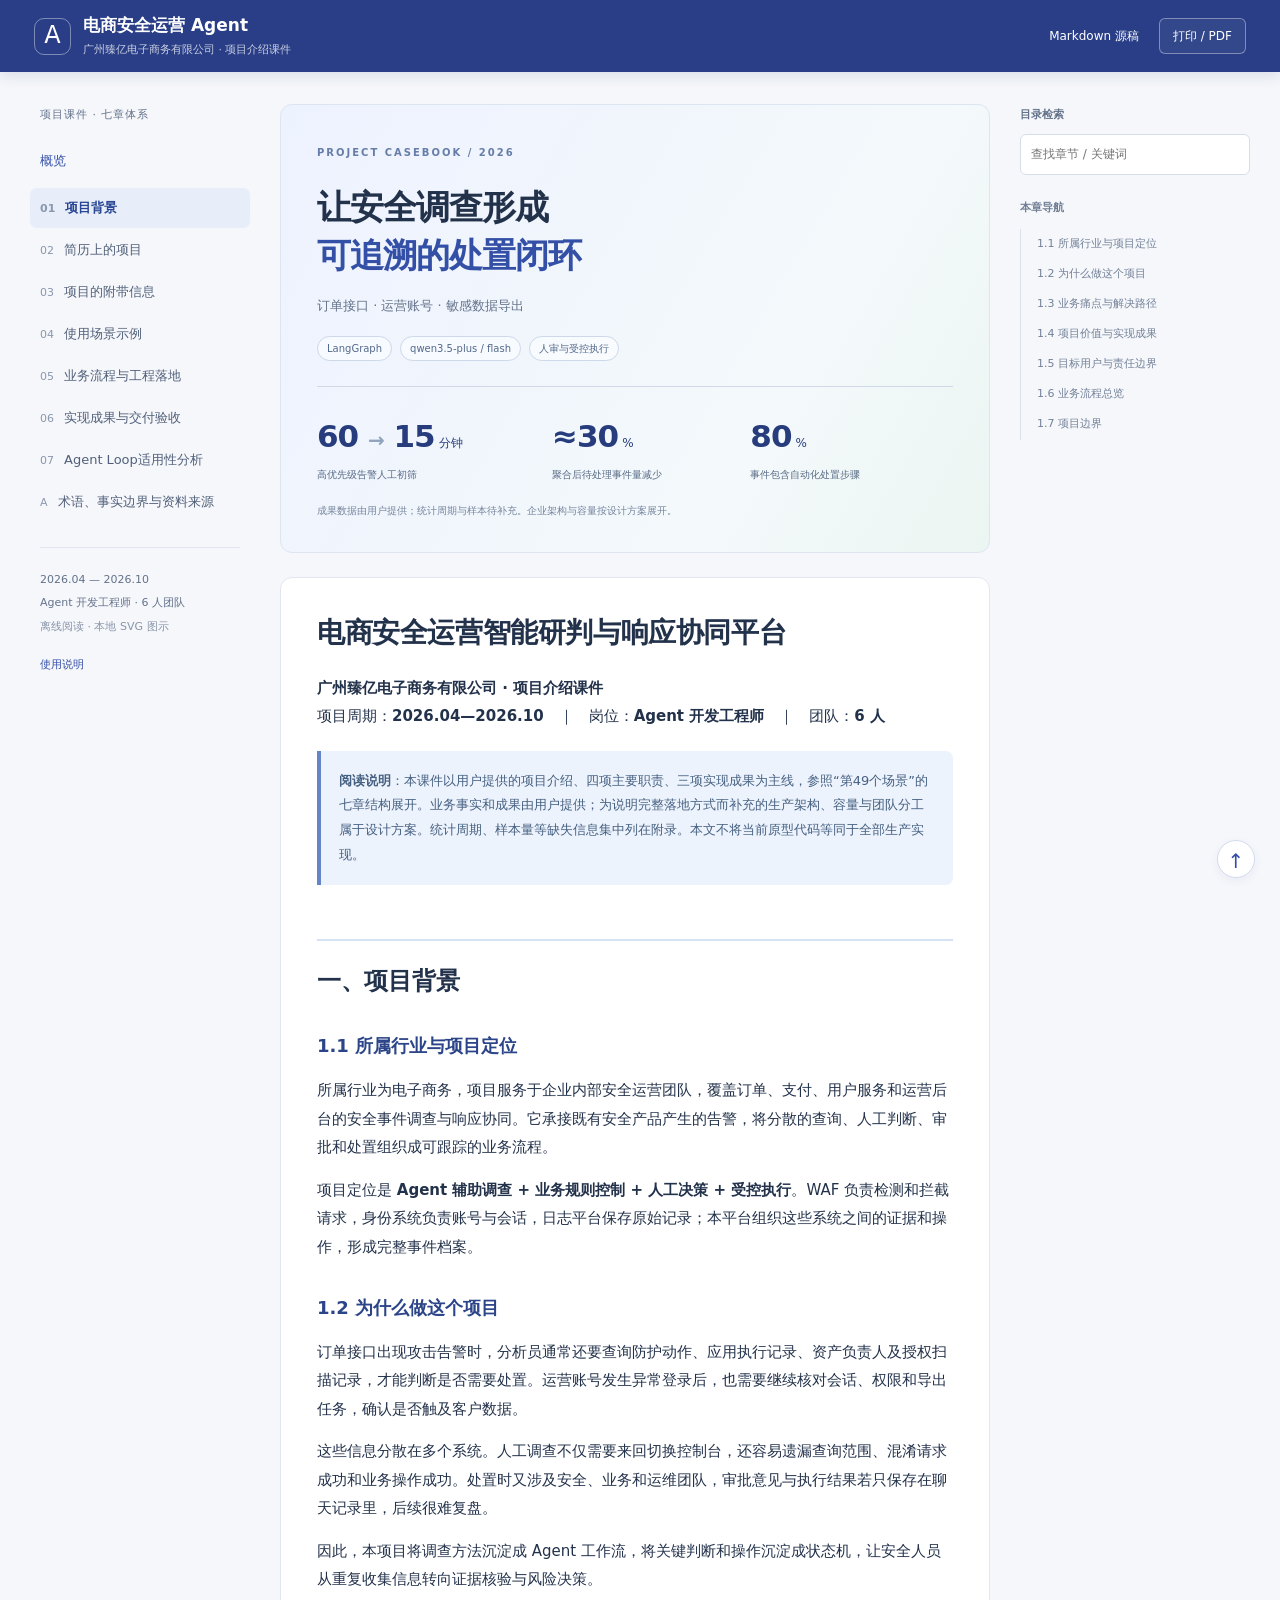
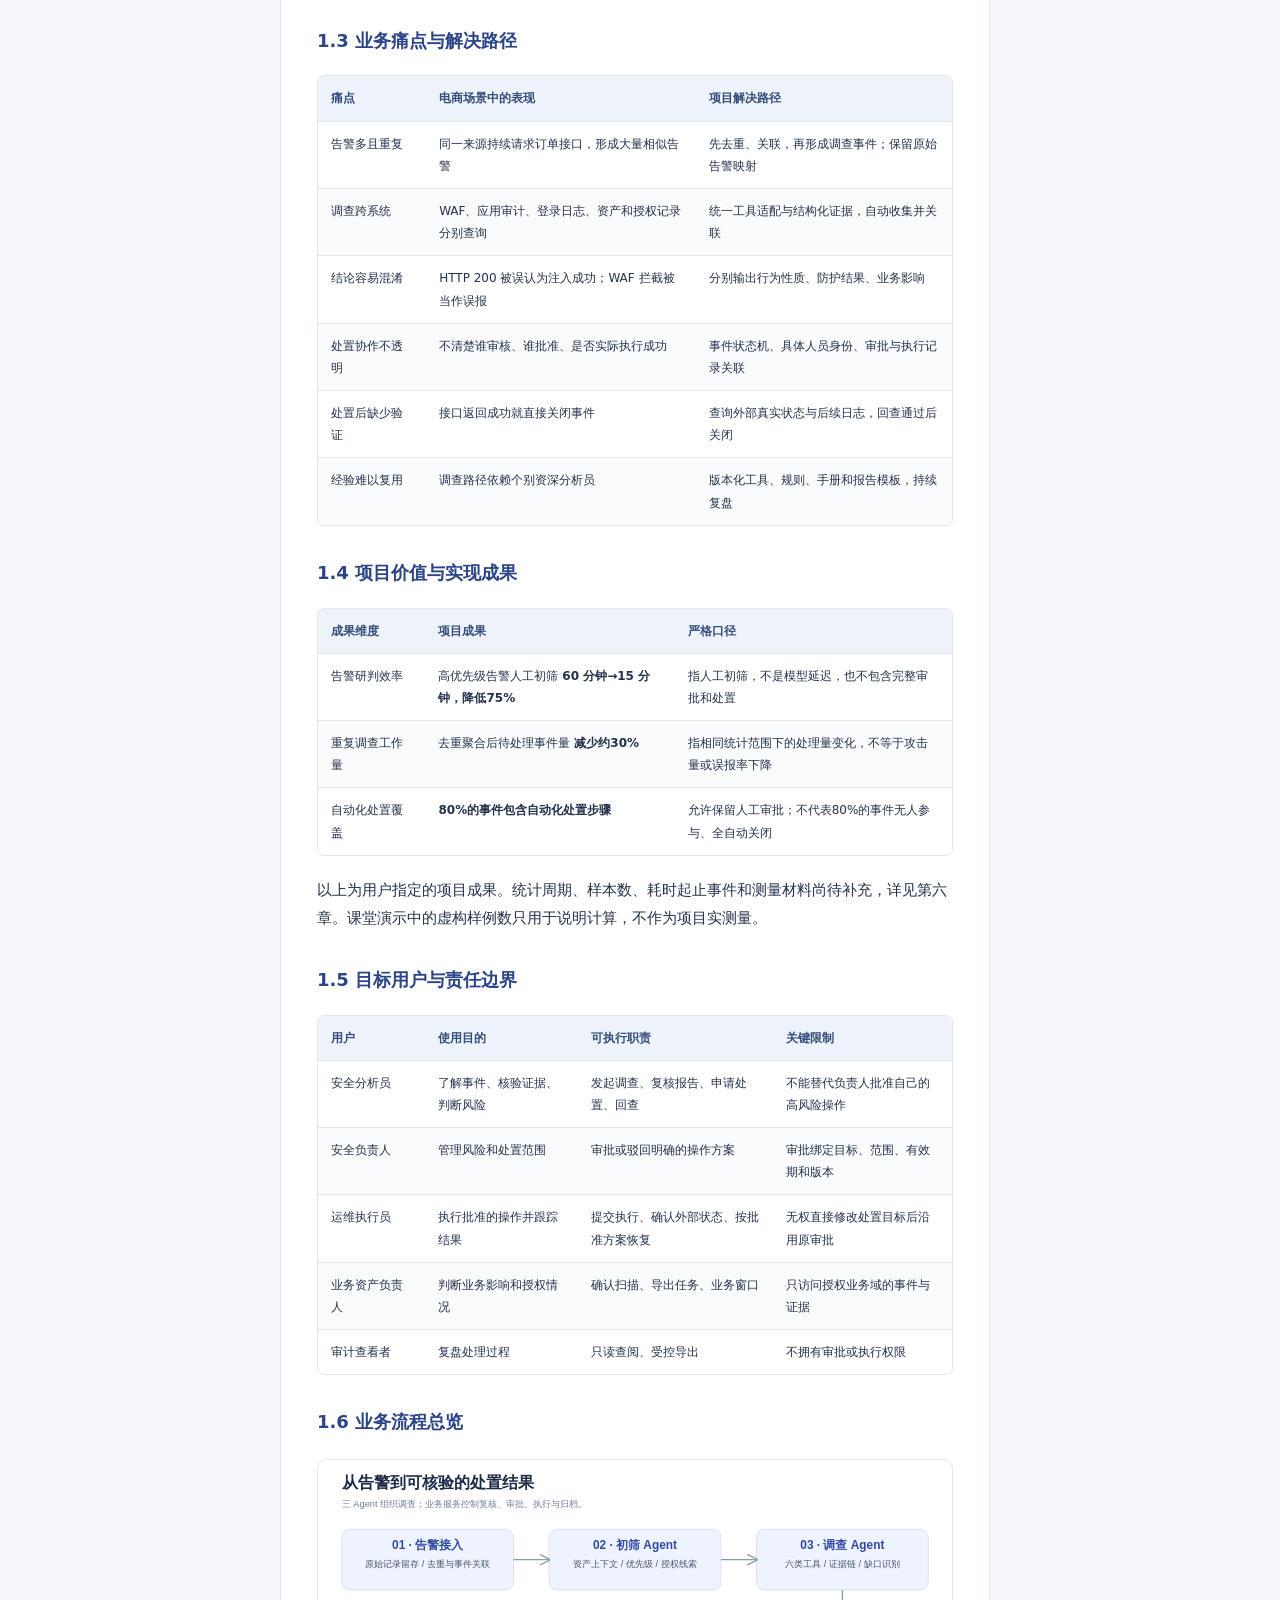
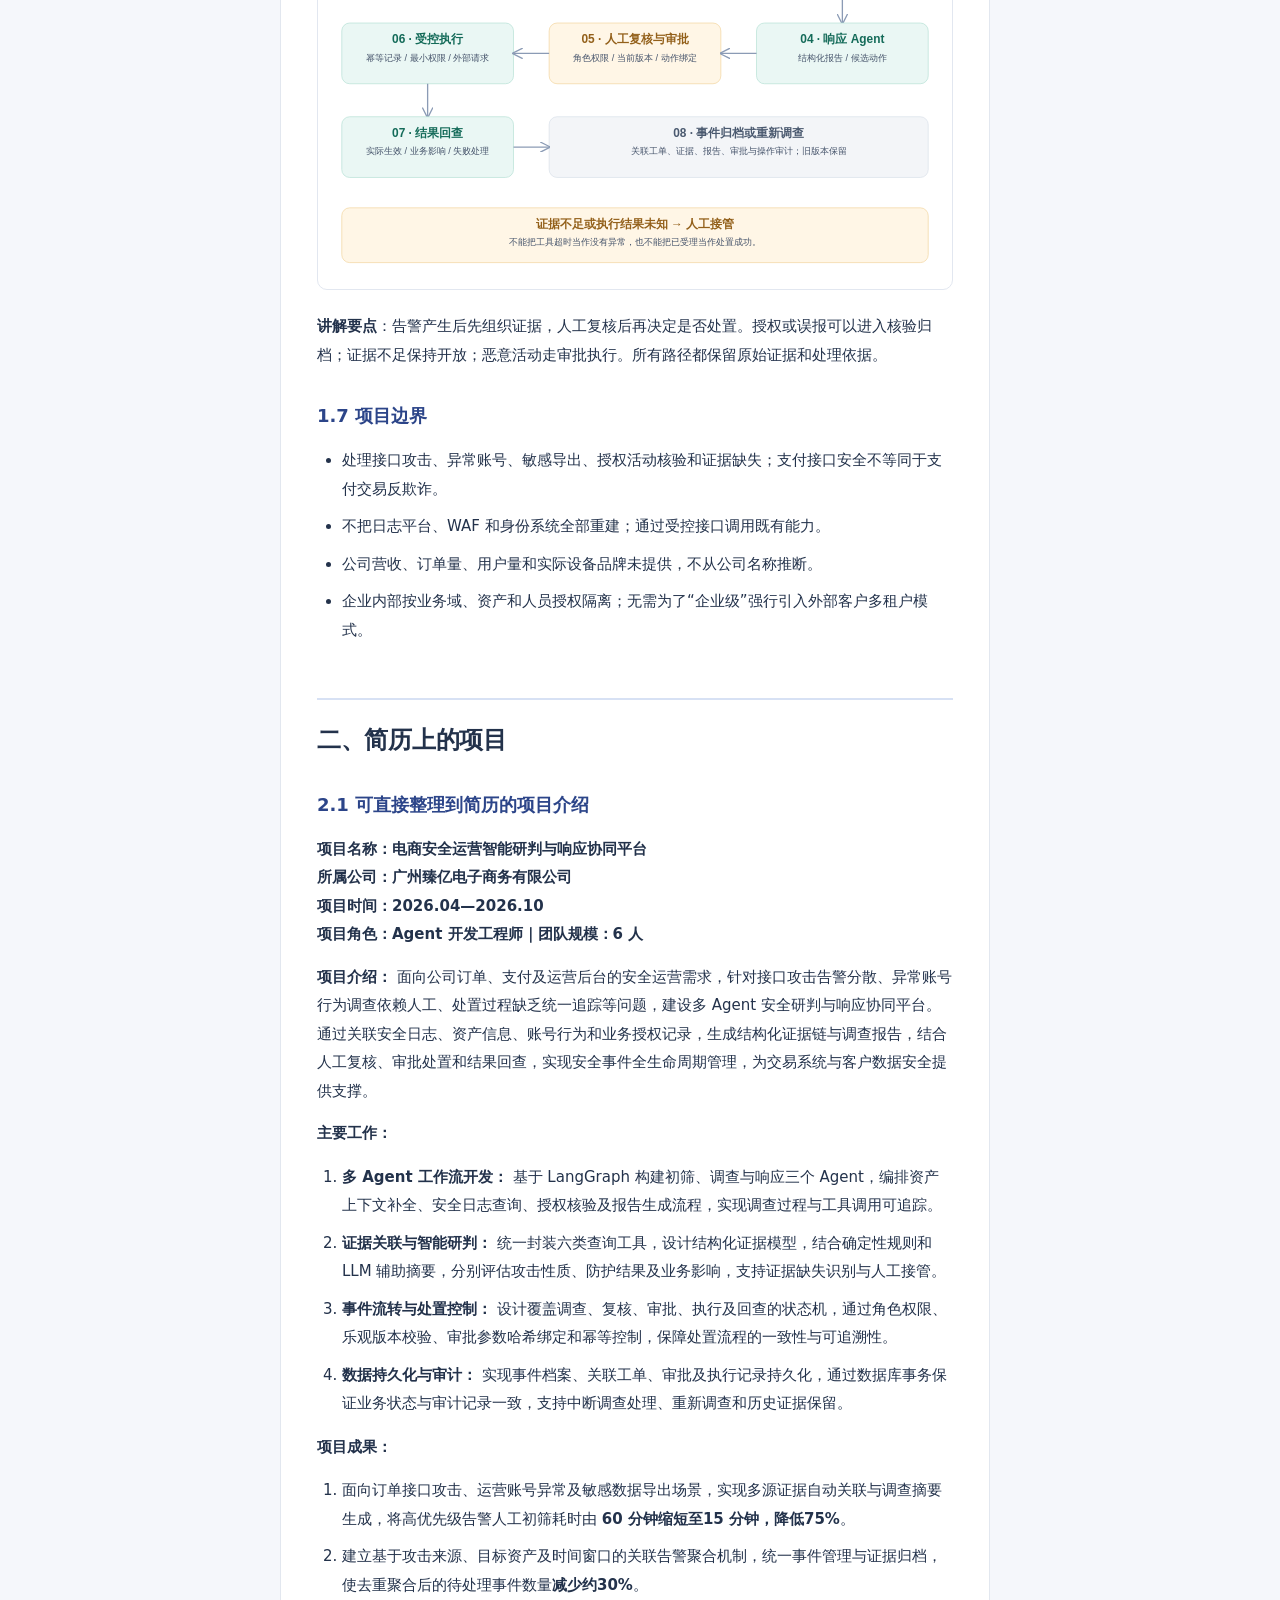
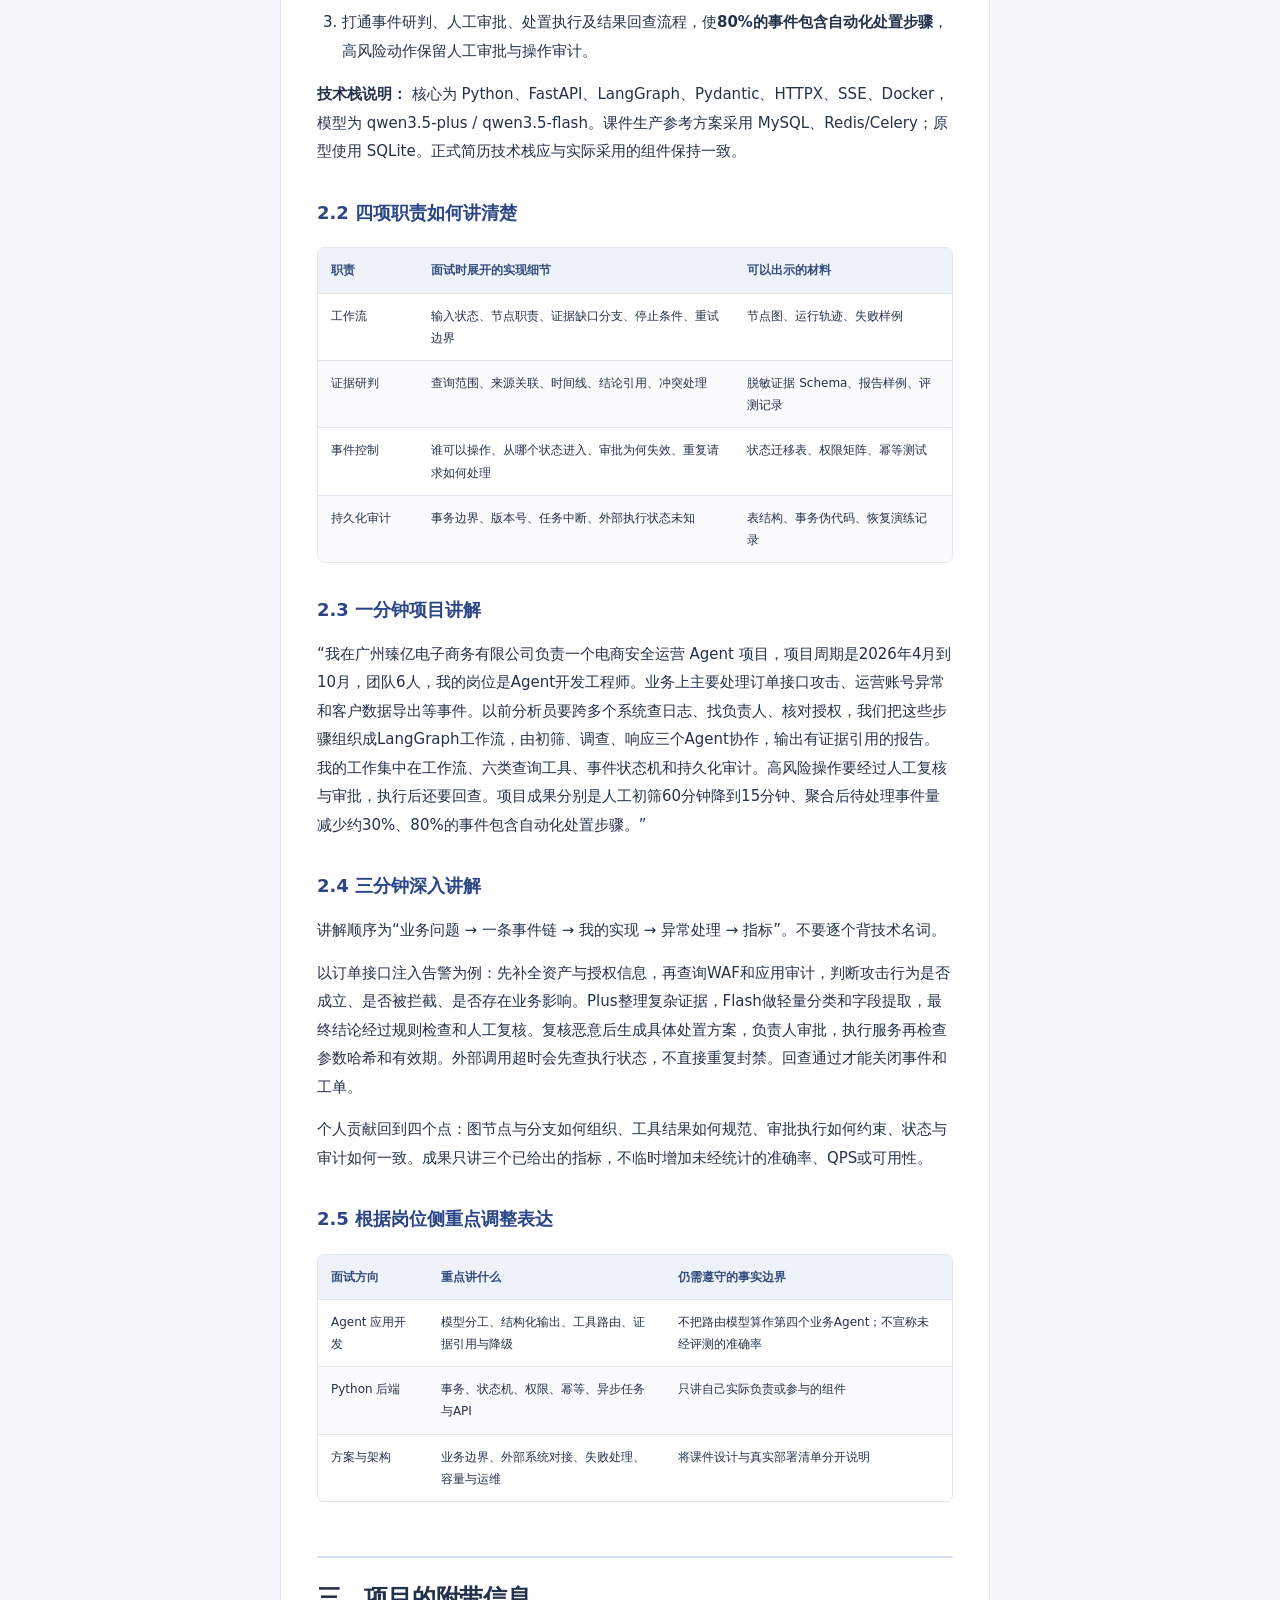
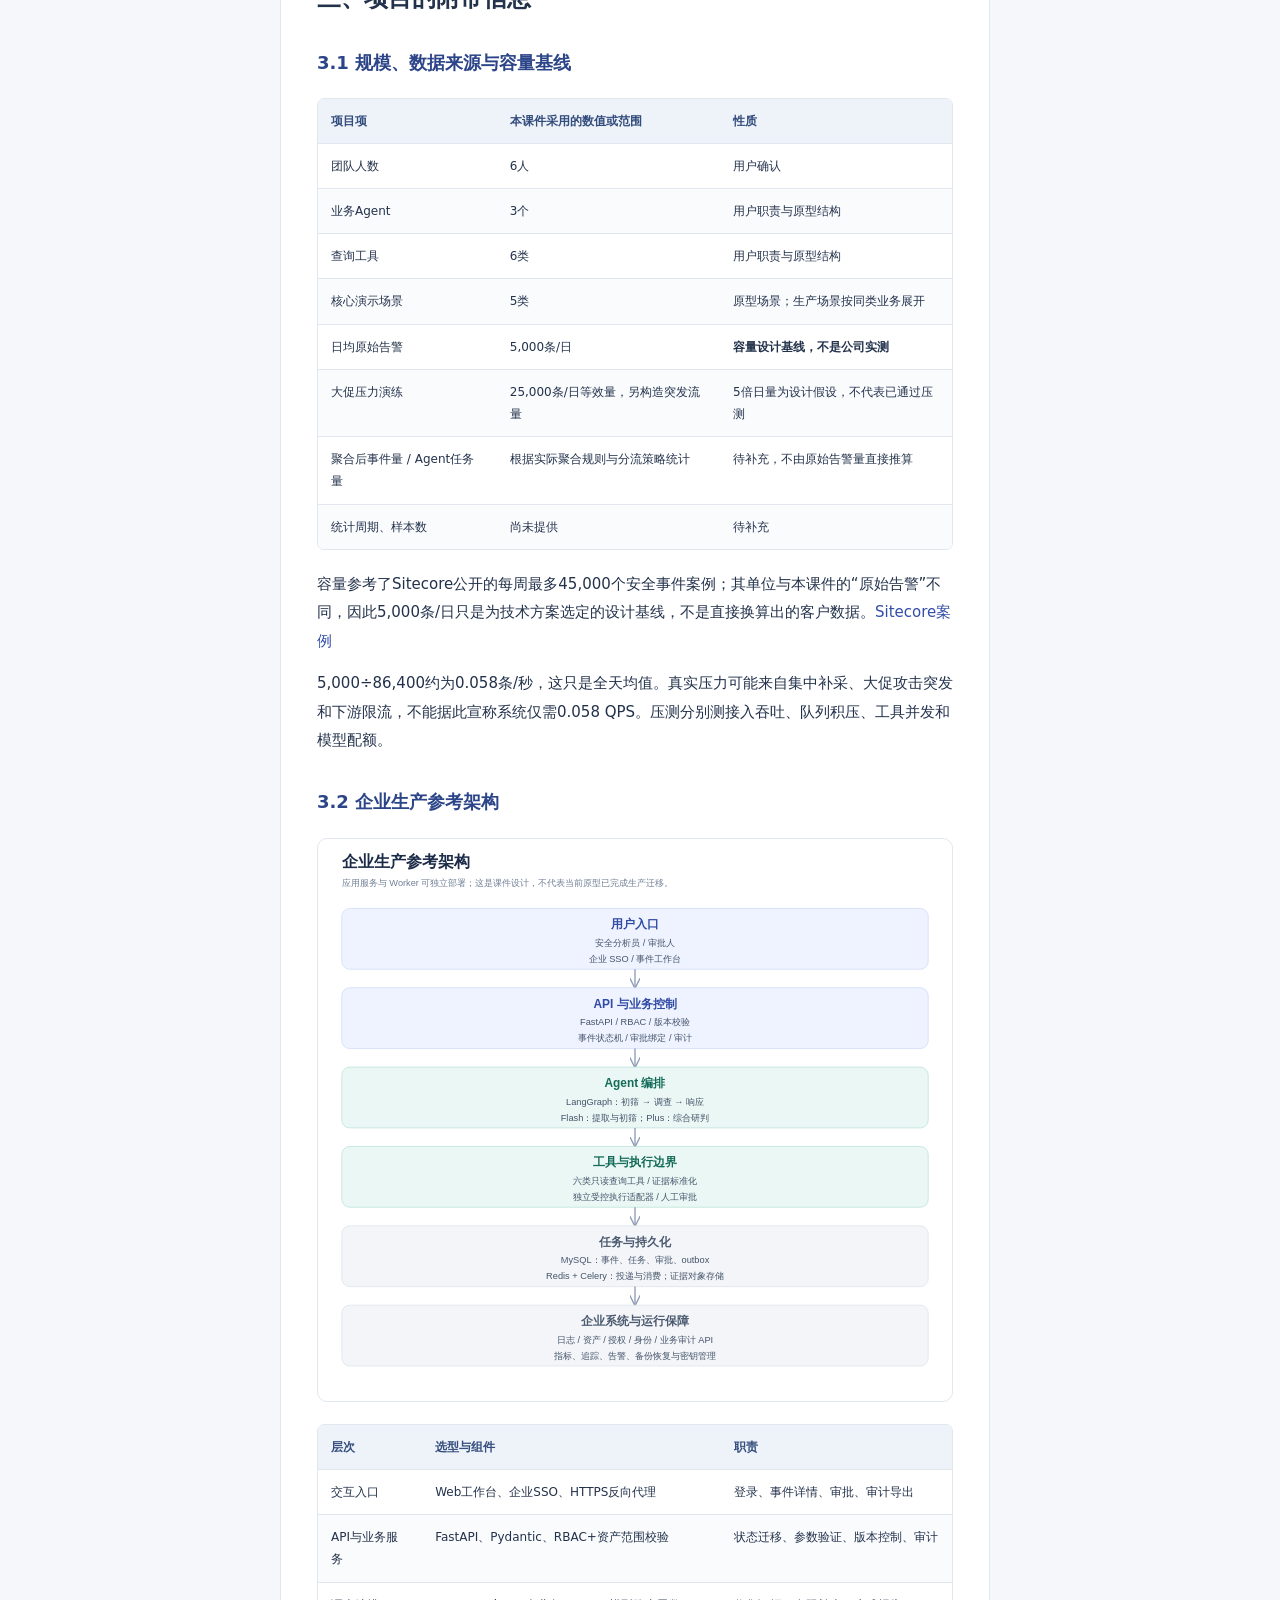
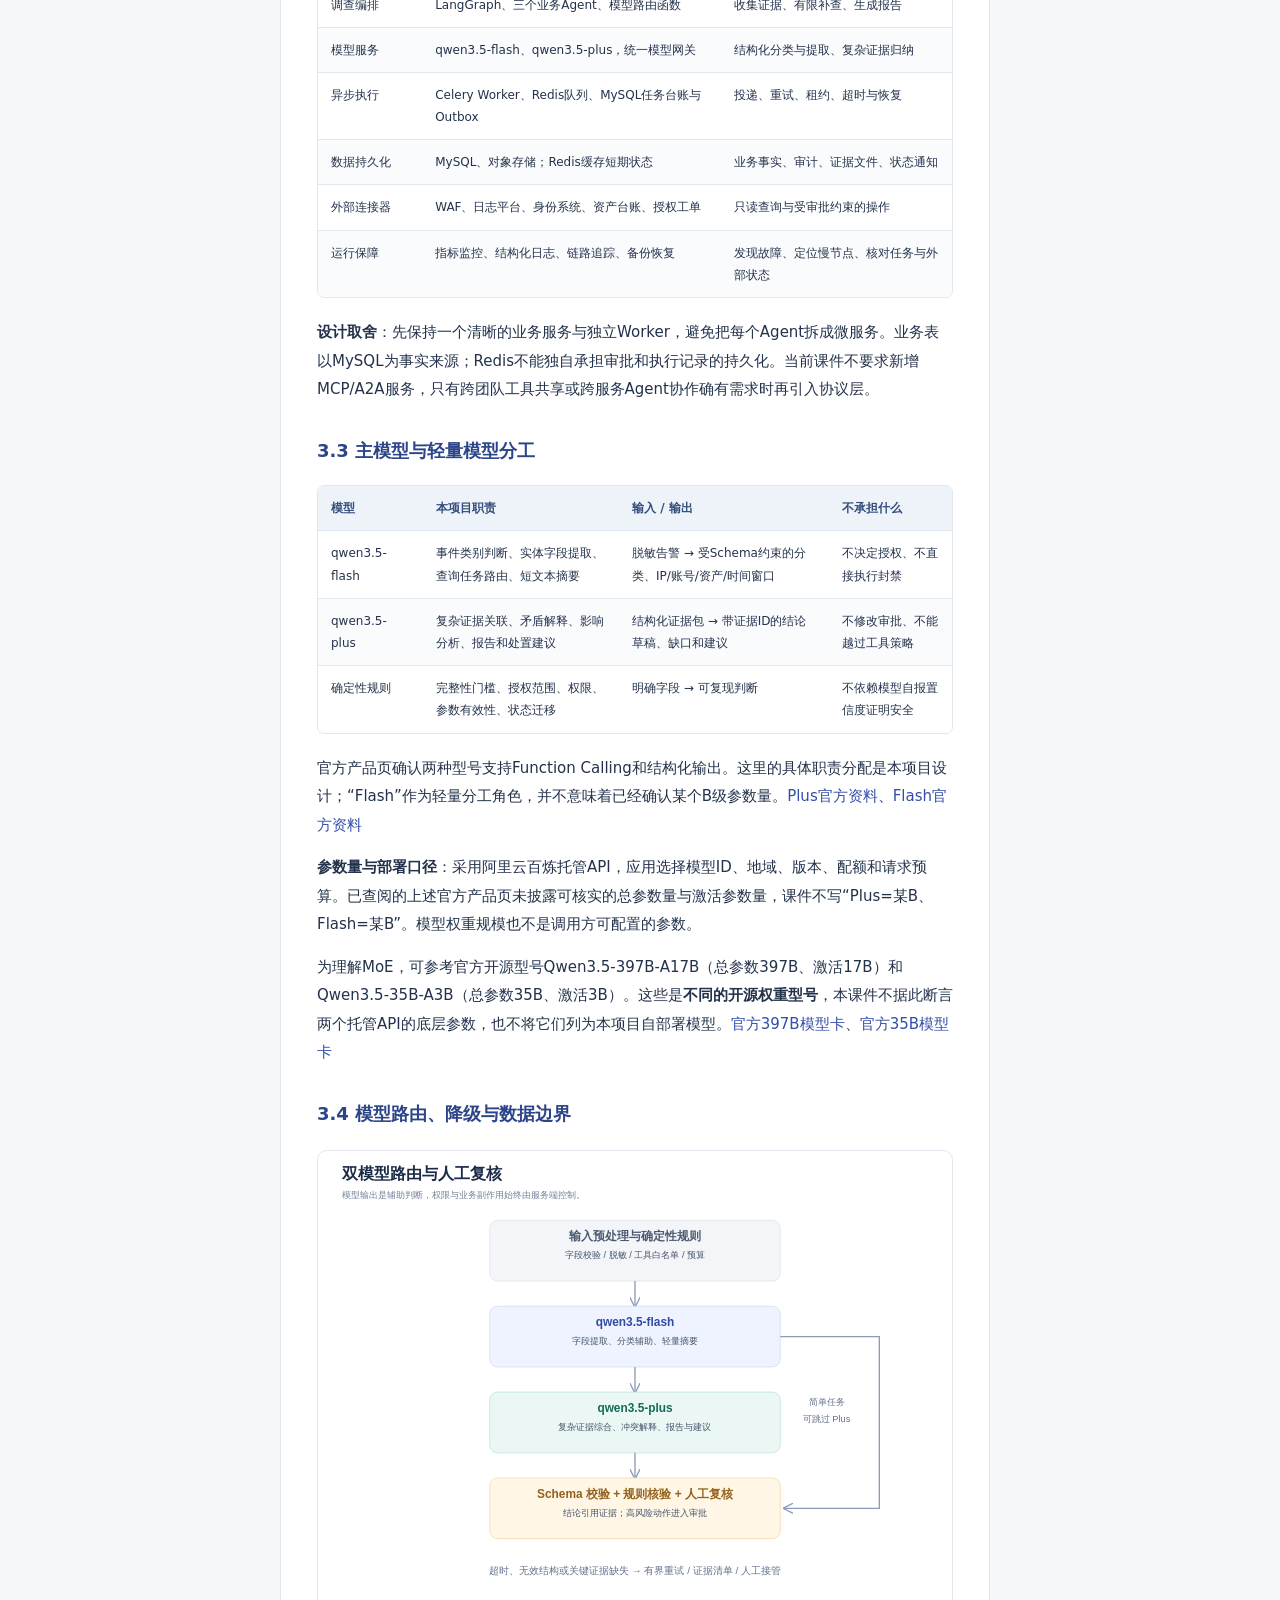
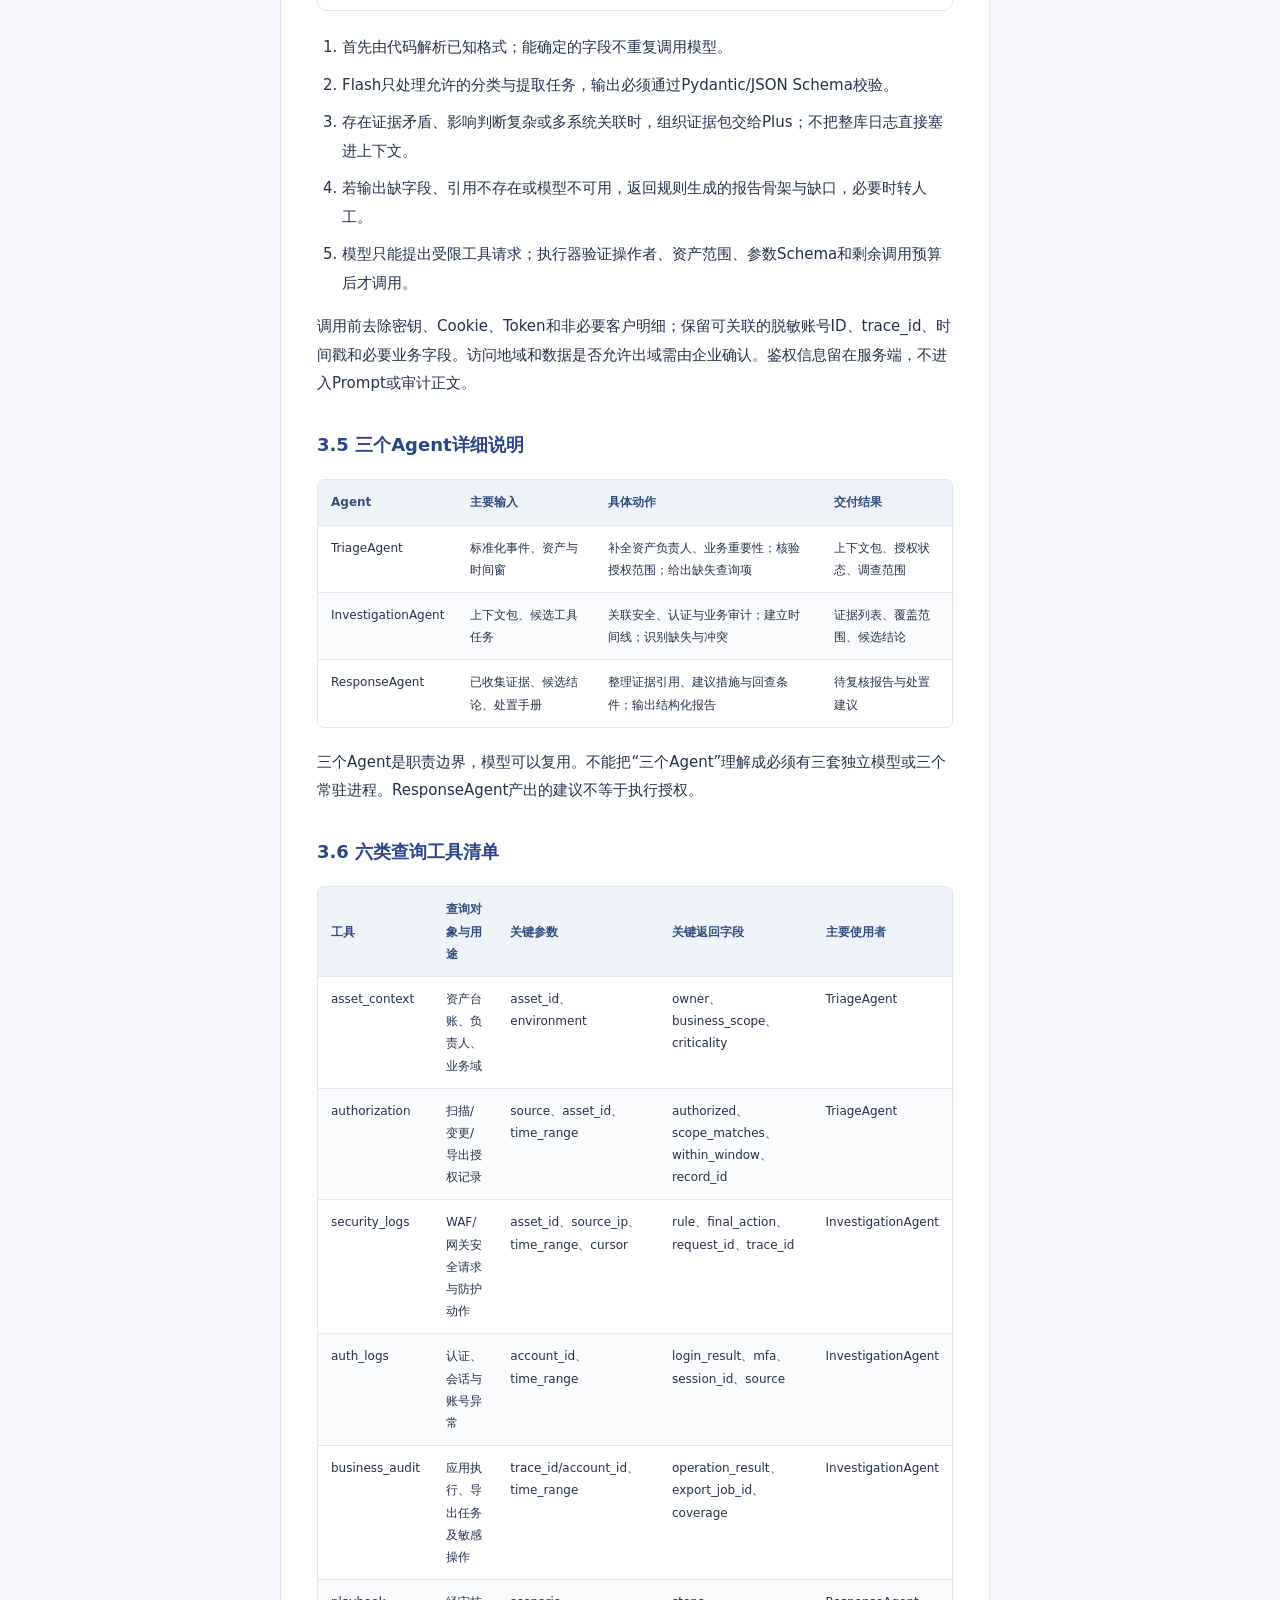
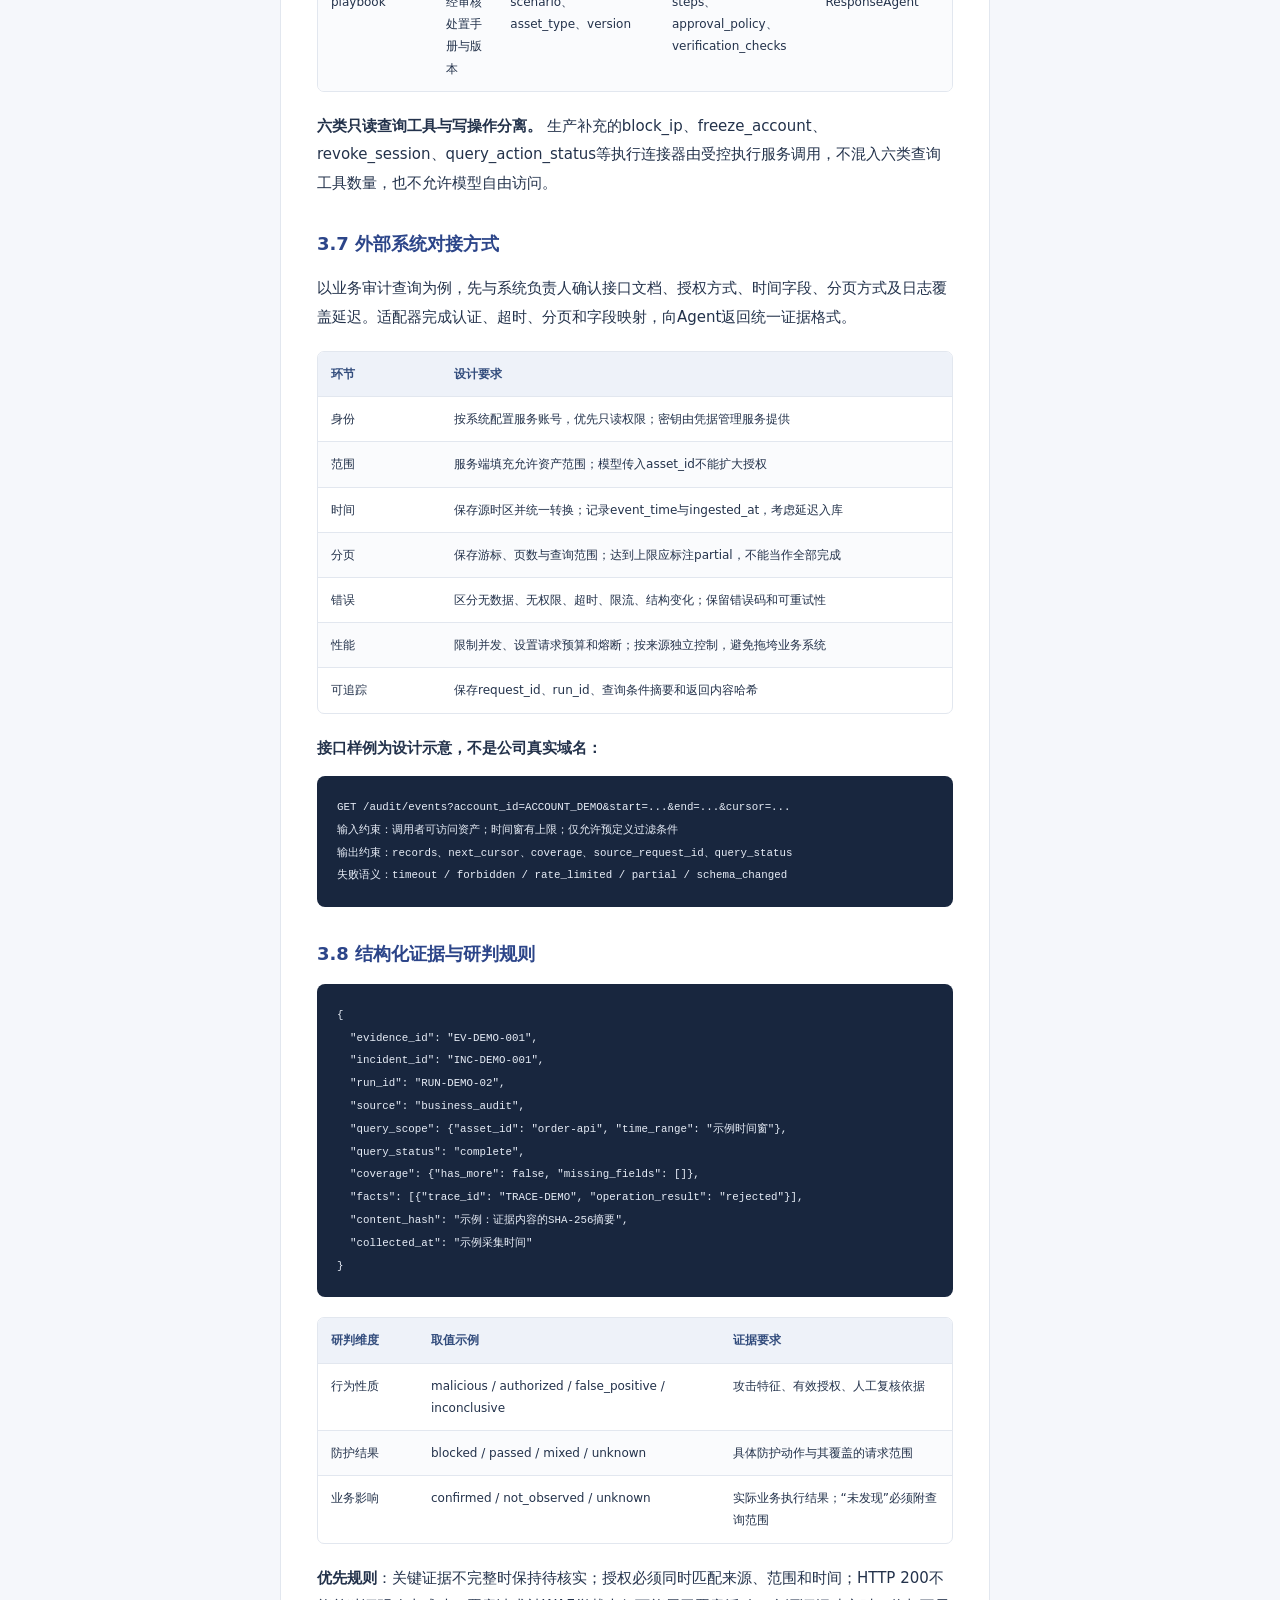
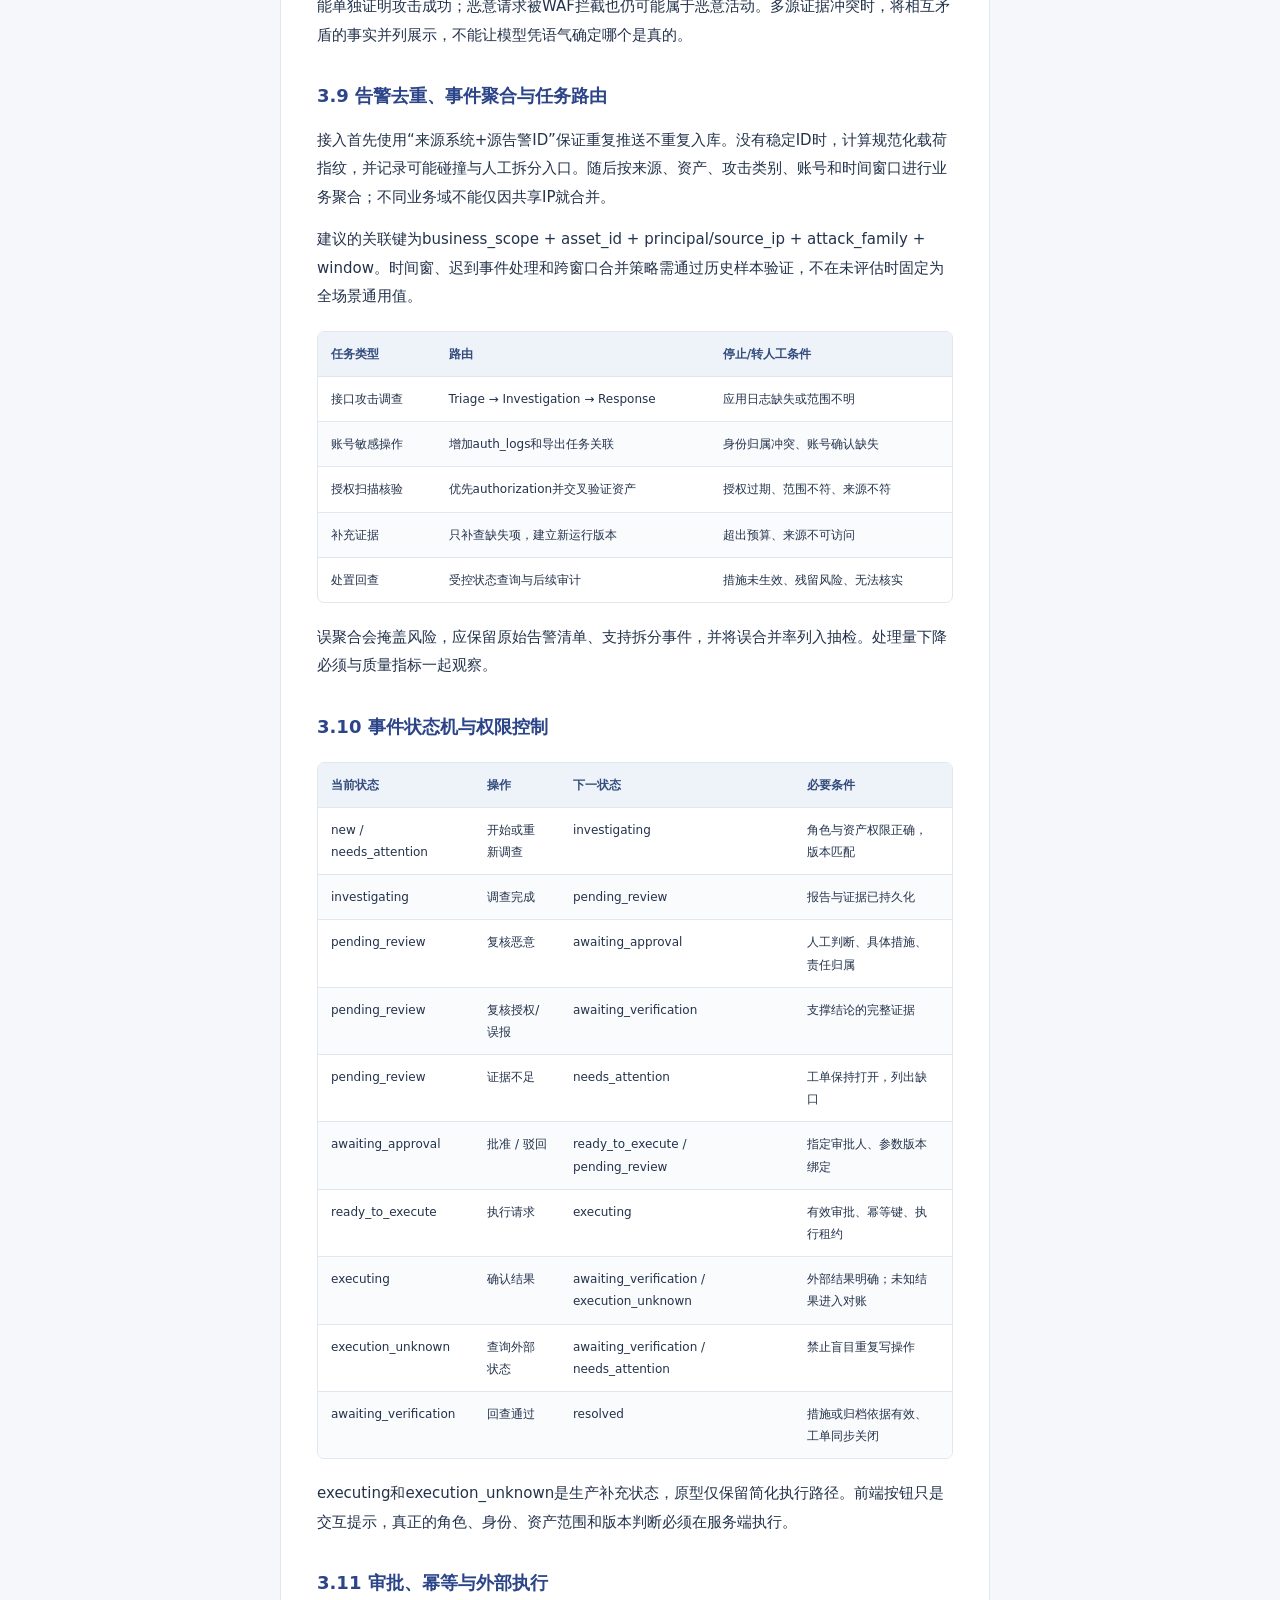
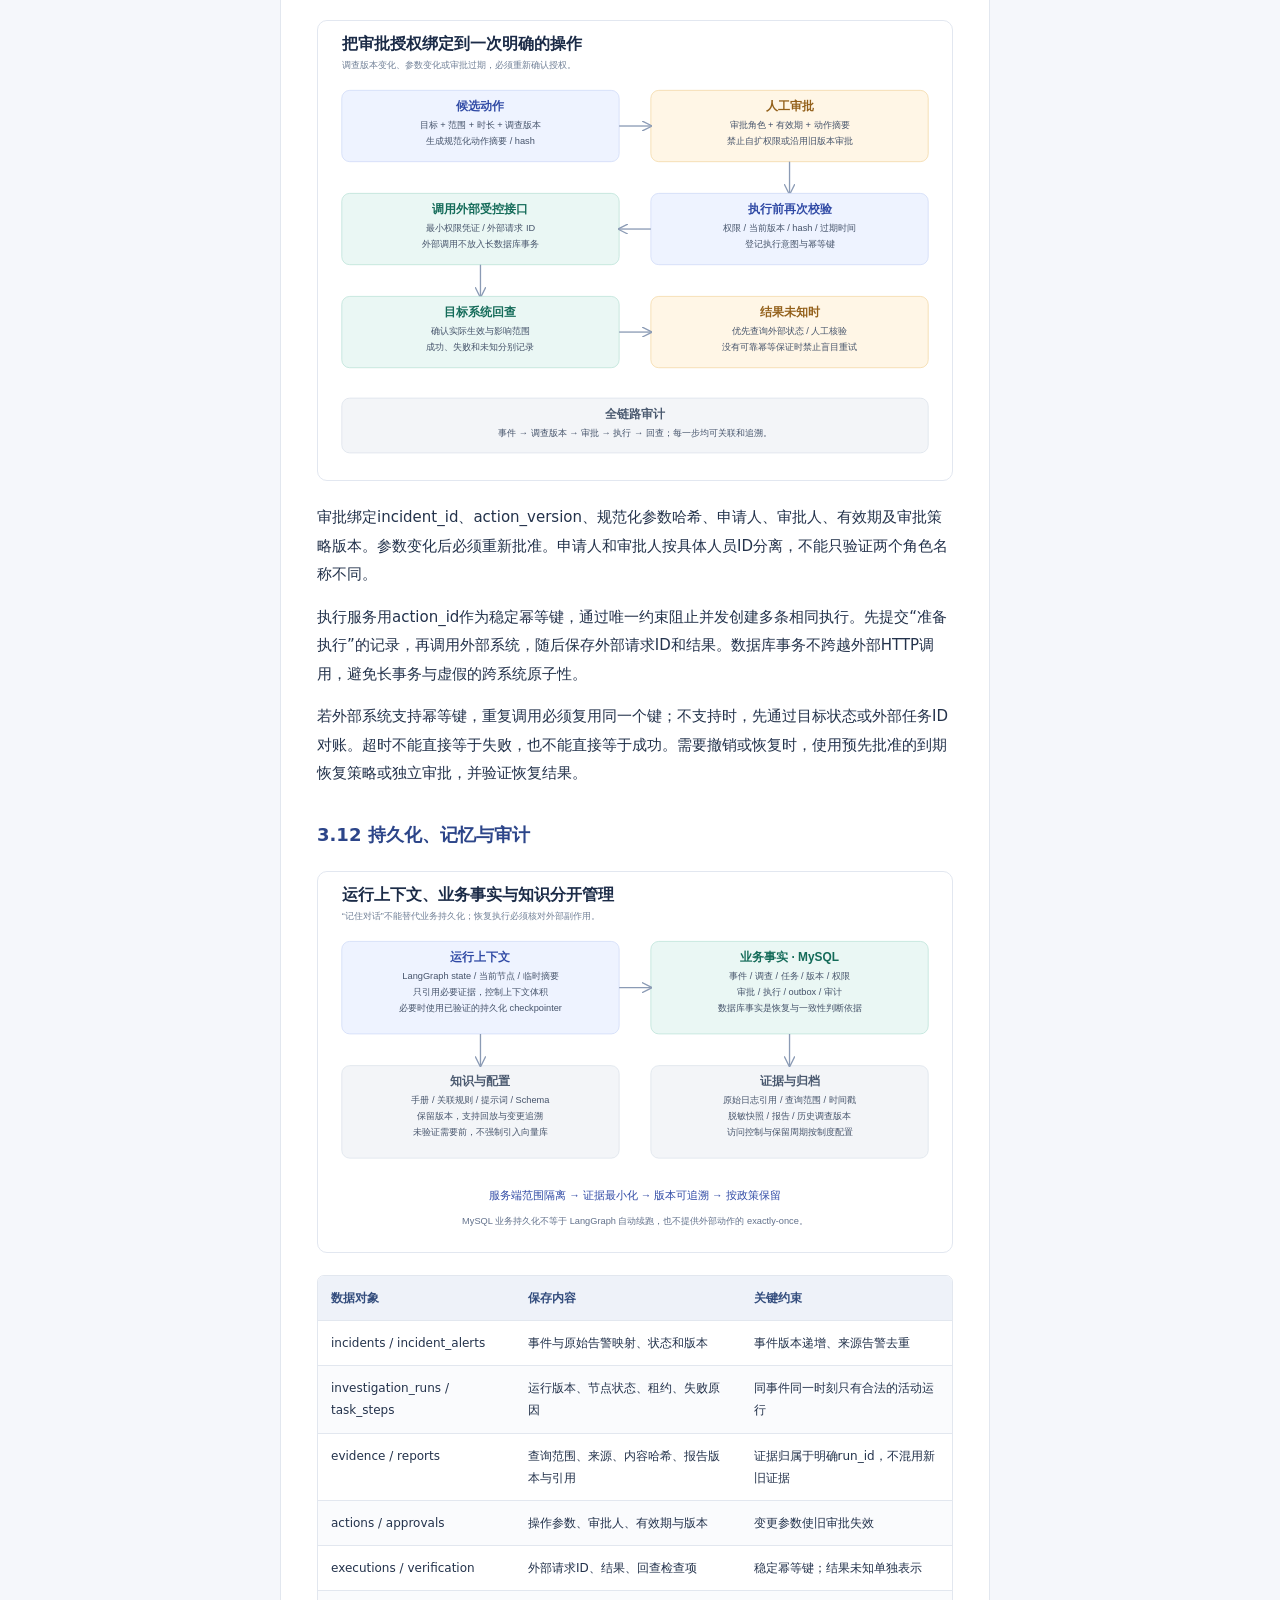
<file: docs/课件-电商安全运营Agent/项目介绍课件.html>
<!DOCTYPE html><html lang="zh-CN"><head><meta charset="utf-8"><meta name="viewport" content="width=device-width,initial-scale=1"><meta name="description" content="广州臻亿电子商务有限公司：电商安全运营智能研判与响应协同平台项目介绍课件。"><title>电商安全运营 Agent · 广州臻亿项目课件</title><link rel="stylesheet" href="assets/course.css"></head><body>
<a class="skip" href="#content">跳到正文</a>
<header class="topbar"><button id="menu-toggle" class="icon-button" aria-label="打开章节目录" aria-expanded="false">☰</button><a class="brand" href="#overview"><span class="brand-icon">A</span><span>电商安全运营 Agent<small>广州臻亿电子商务有限公司 · 项目介绍课件</small></span></a><div class="actions"><a href="项目介绍课件.md" download>Markdown 源稿</a><button id="print">打印 / PDF</button></div></header>
<div class="progress"><div id="reading-progress"></div></div>
<div class="layout"><aside class="sidebar" id="sidebar"><div class="side-label">项目课件 · 七章体系</div><a href="#overview" class="overview-link">概览</a><nav aria-label="章节目录"><a href="#section-2" data-chapter="1"><span>01</span>项目背景</a><a href="#section-10" data-chapter="2"><span>02</span>简历上的项目</a><a href="#section-16" data-chapter="3"><span>03</span>项目的附带信息</a><a href="#section-33" data-chapter="4"><span>04</span>使用场景示例</a><a href="#section-40" data-chapter="5"><span>05</span>业务流程与工程落地</a><a href="#section-46" data-chapter="6"><span>06</span>实现成果与交付验收</a><a href="#section-53" data-chapter="7"><span>07</span>Agent Loop适用性分析</a><a href="#section-58" data-chapter="8"><span>A</span>术语、事实边界与资料来源</a></nav><div class="side-note">2026.04 — 2026.10<br>Agent 开发工程师 · 6 人团队<br><span>离线阅读 · 本地 SVG 图示</span></div><a class="source-link" href="使用说明.md">使用说明</a></aside>
<main id="content"><div class="cover"><span class="eyebrow">PROJECT CASEBOOK / 2026</span><p class="cover-title">让安全调查形成<br><em>可追溯的处置闭环</em></p><p class="cover-sub">订单接口 · 运营账号 · 敏感数据导出</p><div class="cover-tags"><span>LangGraph</span><span>qwen3.5-plus / flash</span><span>人审与受控执行</span></div><div class="metrics"><div><strong>60 <i>→</i> 15<small>分钟</small></strong><span>高优先级告警人工初筛</span></div><div><strong>≈30<small>%</small></strong><span>聚合后待处理事件量减少</span></div><div><strong>80<small>%</small></strong><span>事件包含自动化处置步骤</span></div></div><p class="cover-note">成果数据由用户提供；统计周期与样本待补充。企业架构与容量按设计方案展开。</p></div><article><h1 id="overview">电商安全运营智能研判与响应协同平台</h1>
<p><strong>广州臻亿电子商务有限公司 · 项目介绍课件</strong><br>项目周期：<strong>2026.04—2026.10</strong>　｜　岗位：<strong>Agent 开发工程师</strong>　｜　团队：<strong>6 人</strong></p>
<blockquote>
<p><strong>阅读说明</strong>：本课件以用户提供的项目介绍、四项主要职责、三项实现成果为主线，参照“第49个场景”的七章结构展开。业务事实和成果由用户提供；为说明完整落地方式而补充的生产架构、容量与团队分工属于设计方案。统计周期、样本量等缺失信息集中列在附录。本文不将当前原型代码等同于全部生产实现。</p>
</blockquote>
<h2 id="section-2">一、项目背景</h2>
<h3 id="section-3">1.1 所属行业与项目定位</h3>
<p>所属行业为电子商务，项目服务于企业内部安全运营团队，覆盖订单、支付、用户服务和运营后台的安全事件调查与响应协同。它承接既有安全产品产生的告警，将分散的查询、人工判断、审批和处置组织成可跟踪的业务流程。</p>
<p>项目定位是 <strong>Agent 辅助调查 + 业务规则控制 + 人工决策 + 受控执行</strong>。WAF 负责检测和拦截请求，身份系统负责账号与会话，日志平台保存原始记录；本平台组织这些系统之间的证据和操作，形成完整事件档案。</p>
<h3 id="section-4">1.2 为什么做这个项目</h3>
<p>订单接口出现攻击告警时，分析员通常还要查询防护动作、应用执行记录、资产负责人及授权扫描记录，才能判断是否需要处置。运营账号发生异常登录后，也需要继续核对会话、权限和导出任务，确认是否触及客户数据。</p>
<p>这些信息分散在多个系统。人工调查不仅需要来回切换控制台，还容易遗漏查询范围、混淆请求成功和业务操作成功。处置时又涉及安全、业务和运维团队，审批意见与执行结果若只保存在聊天记录里，后续很难复盘。</p>
<p>因此，本项目将调查方法沉淀成 Agent 工作流，将关键判断和操作沉淀成状态机，让安全人员从重复收集信息转向证据核验与风险决策。</p>
<h3 id="section-5">1.3 业务痛点与解决路径</h3>
<div class="table-scroll" tabindex="0"><table>
<thead>
<tr>
<th>痛点</th>
<th>电商场景中的表现</th>
<th>项目解决路径</th>
</tr>
</thead>
<tbody><tr>
<td>告警多且重复</td>
<td>同一来源持续请求订单接口，形成大量相似告警</td>
<td>先去重、关联，再形成调查事件；保留原始告警映射</td>
</tr>
<tr>
<td>调查跨系统</td>
<td>WAF、应用审计、登录日志、资产和授权记录分别查询</td>
<td>统一工具适配与结构化证据，自动收集并关联</td>
</tr>
<tr>
<td>结论容易混淆</td>
<td>HTTP 200 被误认为注入成功；WAF 拦截被当作误报</td>
<td>分别输出行为性质、防护结果、业务影响</td>
</tr>
<tr>
<td>处置协作不透明</td>
<td>不清楚谁审核、谁批准、是否实际执行成功</td>
<td>事件状态机、具体人员身份、审批与执行记录关联</td>
</tr>
<tr>
<td>处置后缺少验证</td>
<td>接口返回成功就直接关闭事件</td>
<td>查询外部真实状态与后续日志，回查通过后关闭</td>
</tr>
<tr>
<td>经验难以复用</td>
<td>调查路径依赖个别资深分析员</td>
<td>版本化工具、规则、手册和报告模板，持续复盘</td>
</tr>
</tbody></table></div>
<h3 id="section-6">1.4 项目价值与实现成果</h3>
<div class="table-scroll" tabindex="0"><table>
<thead>
<tr>
<th>成果维度</th>
<th>项目成果</th>
<th>严格口径</th>
</tr>
</thead>
<tbody><tr>
<td>告警研判效率</td>
<td>高优先级告警人工初筛 <strong>60 分钟→15 分钟，降低75%</strong></td>
<td>指人工初筛，不是模型延迟，也不包含完整审批和处置</td>
</tr>
<tr>
<td>重复调查工作量</td>
<td>去重聚合后待处理事件量 <strong>减少约30%</strong></td>
<td>指相同统计范围下的处理量变化，不等于攻击量或误报率下降</td>
</tr>
<tr>
<td>自动化处置覆盖</td>
<td><strong>80%的事件包含自动化处置步骤</strong></td>
<td>允许保留人工审批；不代表80%的事件无人参与、全自动关闭</td>
</tr>
</tbody></table></div>
<p>以上为用户指定的项目成果。统计周期、样本数、耗时起止事件和测量材料尚待补充，详见第六章。课堂演示中的虚构样例数只用于说明计算，不作为项目实测量。</p>
<h3 id="section-7">1.5 目标用户与责任边界</h3>
<div class="table-scroll" tabindex="0"><table>
<thead>
<tr>
<th>用户</th>
<th>使用目的</th>
<th>可执行职责</th>
<th>关键限制</th>
</tr>
</thead>
<tbody><tr>
<td>安全分析员</td>
<td>了解事件、核验证据、判断风险</td>
<td>发起调查、复核报告、申请处置、回查</td>
<td>不能替代负责人批准自己的高风险操作</td>
</tr>
<tr>
<td>安全负责人</td>
<td>管理风险和处置范围</td>
<td>审批或驳回明确的操作方案</td>
<td>审批绑定目标、范围、有效期和版本</td>
</tr>
<tr>
<td>运维执行员</td>
<td>执行批准的操作并跟踪结果</td>
<td>提交执行、确认外部状态、按批准方案恢复</td>
<td>无权直接修改处置目标后沿用原审批</td>
</tr>
<tr>
<td>业务资产负责人</td>
<td>判断业务影响和授权情况</td>
<td>确认扫描、导出任务、业务窗口</td>
<td>只访问授权业务域的事件与证据</td>
</tr>
<tr>
<td>审计查看者</td>
<td>复盘处理过程</td>
<td>只读查阅、受控导出</td>
<td>不拥有审批或执行权限</td>
</tr>
</tbody></table></div>
<h3 id="section-8">1.6 业务流程总览</h3>
<p><img src="assets/%E4%B8%9A%E5%8A%A1%E6%B5%81%E7%A8%8B%E5%9B%BE.svg" alt="业务流程图：告警接入、调查、人工复核、审批、执行、回查"></p>
<p><strong>讲解要点</strong>：告警产生后先组织证据，人工复核后再决定是否处置。授权或误报可以进入核验归档；证据不足保持开放；恶意活动走审批执行。所有路径都保留原始证据和处理依据。</p>
<h3 id="section-9">1.7 项目边界</h3>
<ul>
<li>处理接口攻击、异常账号、敏感导出、授权活动核验和证据缺失；支付接口安全不等同于支付交易反欺诈。</li>
<li>不把日志平台、WAF 和身份系统全部重建；通过受控接口调用既有能力。</li>
<li>公司营收、订单量、用户量和实际设备品牌未提供，不从公司名称推断。</li>
<li>企业内部按业务域、资产和人员授权隔离；无需为了“企业级”强行引入外部客户多租户模式。</li>
</ul>
<h2 id="section-10">二、简历上的项目</h2>
<h3 id="section-11">2.1 可直接整理到简历的项目介绍</h3>
<p><strong>项目名称：电商安全运营智能研判与响应协同平台</strong><br><strong>所属公司：广州臻亿电子商务有限公司</strong><br><strong>项目时间：2026.04—2026.10</strong><br><strong>项目角色：Agent 开发工程师｜团队规模：6 人</strong></p>
<p><strong>项目介绍：</strong> 面向公司订单、支付及运营后台的安全运营需求，针对接口攻击告警分散、异常账号行为调查依赖人工、处置过程缺乏统一追踪等问题，建设多 Agent 安全研判与响应协同平台。通过关联安全日志、资产信息、账号行为和业务授权记录，生成结构化证据链与调查报告，结合人工复核、审批处置和结果回查，实现安全事件全生命周期管理，为交易系统与客户数据安全提供支撑。</p>
<p><strong>主要工作：</strong></p>
<ol>
<li><strong>多 Agent 工作流开发：</strong> 基于 LangGraph 构建初筛、调查与响应三个 Agent，编排资产上下文补全、安全日志查询、授权核验及报告生成流程，实现调查过程与工具调用可追踪。</li>
<li><strong>证据关联与智能研判：</strong> 统一封装六类查询工具，设计结构化证据模型，结合确定性规则和 LLM 辅助摘要，分别评估攻击性质、防护结果及业务影响，支持证据缺失识别与人工接管。</li>
<li><strong>事件流转与处置控制：</strong> 设计覆盖调查、复核、审批、执行及回查的状态机，通过角色权限、乐观版本校验、审批参数哈希绑定和幂等控制，保障处置流程的一致性与可追溯性。</li>
<li><strong>数据持久化与审计：</strong> 实现事件档案、关联工单、审批及执行记录持久化，通过数据库事务保证业务状态与审计记录一致，支持中断调查处理、重新调查和历史证据保留。</li>
</ol>
<p><strong>项目成果：</strong></p>
<ol>
<li>面向订单接口攻击、运营账号异常及敏感数据导出场景，实现多源证据自动关联与调查摘要生成，将高优先级告警人工初筛耗时由 <strong>60 分钟缩短至15 分钟，降低75%</strong>。</li>
<li>建立基于攻击来源、目标资产及时间窗口的关联告警聚合机制，统一事件管理与证据归档，使去重聚合后的待处理事件数量<strong>减少约30%</strong>。</li>
<li>打通事件研判、人工审批、处置执行及结果回查流程，使<strong>80%的事件包含自动化处置步骤</strong>，高风险动作保留人工审批与操作审计。</li>
</ol>
<p><strong>技术栈说明：</strong> 核心为 Python、FastAPI、LangGraph、Pydantic、HTTPX、SSE、Docker，模型为 qwen3.5-plus / qwen3.5-flash。课件生产参考方案采用 MySQL、Redis/Celery；原型使用 SQLite。正式简历技术栈应与实际采用的组件保持一致。</p>
<h3 id="section-12">2.2 四项职责如何讲清楚</h3>
<div class="table-scroll" tabindex="0"><table>
<thead>
<tr>
<th>职责</th>
<th>面试时展开的实现细节</th>
<th>可以出示的材料</th>
</tr>
</thead>
<tbody><tr>
<td>工作流</td>
<td>输入状态、节点职责、证据缺口分支、停止条件、重试边界</td>
<td>节点图、运行轨迹、失败样例</td>
</tr>
<tr>
<td>证据研判</td>
<td>查询范围、来源关联、时间线、结论引用、冲突处理</td>
<td>脱敏证据 Schema、报告样例、评测记录</td>
</tr>
<tr>
<td>事件控制</td>
<td>谁可以操作、从哪个状态进入、审批为何失效、重复请求如何处理</td>
<td>状态迁移表、权限矩阵、幂等测试</td>
</tr>
<tr>
<td>持久化审计</td>
<td>事务边界、版本号、任务中断、外部执行状态未知</td>
<td>表结构、事务伪代码、恢复演练记录</td>
</tr>
</tbody></table></div>
<h3 id="section-13">2.3 一分钟项目讲解</h3>
<p>“我在广州臻亿电子商务有限公司负责一个电商安全运营 Agent 项目，项目周期是2026年4月到10月，团队6人，我的岗位是Agent开发工程师。业务上主要处理订单接口攻击、运营账号异常和客户数据导出等事件。以前分析员要跨多个系统查日志、找负责人、核对授权，我们把这些步骤组织成LangGraph工作流，由初筛、调查、响应三个Agent协作，输出有证据引用的报告。我的工作集中在工作流、六类查询工具、事件状态机和持久化审计。高风险操作要经过人工复核与审批，执行后还要回查。项目成果分别是人工初筛60分钟降到15分钟、聚合后待处理事件量减少约30%、80%的事件包含自动化处置步骤。”</p>
<h3 id="section-14">2.4 三分钟深入讲解</h3>
<p>讲解顺序为“业务问题 → 一条事件链 → 我的实现 → 异常处理 → 指标”。不要逐个背技术名词。</p>
<p>以订单接口注入告警为例：先补全资产与授权信息，再查询WAF和应用审计，判断攻击行为是否成立、是否被拦截、是否存在业务影响。Plus整理复杂证据，Flash做轻量分类和字段提取，最终结论经过规则检查和人工复核。复核恶意后生成具体处置方案，负责人审批，执行服务再检查参数哈希和有效期。外部调用超时会先查执行状态，不直接重复封禁。回查通过才能关闭事件和工单。</p>
<p>个人贡献回到四个点：图节点与分支如何组织、工具结果如何规范、审批执行如何约束、状态与审计如何一致。成果只讲三个已给出的指标，不临时增加未经统计的准确率、QPS或可用性。</p>
<h3 id="section-15">2.5 根据岗位侧重点调整表达</h3>
<div class="table-scroll" tabindex="0"><table>
<thead>
<tr>
<th>面试方向</th>
<th>重点讲什么</th>
<th>仍需遵守的事实边界</th>
</tr>
</thead>
<tbody><tr>
<td>Agent 应用开发</td>
<td>模型分工、结构化输出、工具路由、证据引用与降级</td>
<td>不把路由模型算作第四个业务Agent；不宣称未经评测的准确率</td>
</tr>
<tr>
<td>Python 后端</td>
<td>事务、状态机、权限、幂等、异步任务与API</td>
<td>只讲自己实际负责或参与的组件</td>
</tr>
<tr>
<td>方案与架构</td>
<td>业务边界、外部系统对接、失败处理、容量与运维</td>
<td>将课件设计与真实部署清单分开说明</td>
</tr>
</tbody></table></div>
<h2 id="section-16">三、项目的附带信息</h2>
<h3 id="section-17">3.1 规模、数据来源与容量基线</h3>
<div class="table-scroll" tabindex="0"><table>
<thead>
<tr>
<th>项目项</th>
<th>本课件采用的数值或范围</th>
<th>性质</th>
</tr>
</thead>
<tbody><tr>
<td>团队人数</td>
<td>6人</td>
<td>用户确认</td>
</tr>
<tr>
<td>业务Agent</td>
<td>3个</td>
<td>用户职责与原型结构</td>
</tr>
<tr>
<td>查询工具</td>
<td>6类</td>
<td>用户职责与原型结构</td>
</tr>
<tr>
<td>核心演示场景</td>
<td>5类</td>
<td>原型场景；生产场景按同类业务展开</td>
</tr>
<tr>
<td>日均原始告警</td>
<td>5,000条/日</td>
<td><strong>容量设计基线，不是公司实测</strong></td>
</tr>
<tr>
<td>大促压力演练</td>
<td>25,000条/日等效量，另构造突发流量</td>
<td>5倍日量为设计假设，不代表已通过压测</td>
</tr>
<tr>
<td>聚合后事件量 / Agent任务量</td>
<td>根据实际聚合规则与分流策略统计</td>
<td>待补充，不由原始告警量直接推算</td>
</tr>
<tr>
<td>统计周期、样本数</td>
<td>尚未提供</td>
<td>待补充</td>
</tr>
</tbody></table></div>
<p>容量参考了Sitecore公开的每周最多45,000个安全事件案例；其单位与本课件的“原始告警”不同，因此5,000条/日只是为技术方案选定的设计基线，不是直接换算出的客户数据。<a href="https://www.paloaltonetworks.com/customers/sitecore-achieves-90-percentage-soc-automation-with-cortex-xsoar">Sitecore案例</a></p>
<p>5,000÷86,400约为0.058条/秒，这只是全天均值。真实压力可能来自集中补采、大促攻击突发和下游限流，不能据此宣称系统仅需0.058 QPS。压测分别测接入吞吐、队列积压、工具并发和模型配额。</p>
<h3 id="section-18">3.2 企业生产参考架构</h3>
<p><img src="assets/%E7%B3%BB%E7%BB%9F%E6%9E%B6%E6%9E%84%E5%9B%BE.svg" alt="系统架构图：入口、业务控制、Agent、工具、数据与运行保障"></p>
<div class="table-scroll" tabindex="0"><table>
<thead>
<tr>
<th>层次</th>
<th>选型与组件</th>
<th>职责</th>
</tr>
</thead>
<tbody><tr>
<td>交互入口</td>
<td>Web工作台、企业SSO、HTTPS反向代理</td>
<td>登录、事件详情、审批、审计导出</td>
</tr>
<tr>
<td>API与业务服务</td>
<td>FastAPI、Pydantic、RBAC+资产范围校验</td>
<td>状态迁移、参数验证、版本控制、审计</td>
</tr>
<tr>
<td>调查编排</td>
<td>LangGraph、三个业务Agent、模型路由函数</td>
<td>收集证据、有限补查、生成报告</td>
</tr>
<tr>
<td>模型服务</td>
<td>qwen3.5-flash、qwen3.5-plus，统一模型网关</td>
<td>结构化分类与提取、复杂证据归纳</td>
</tr>
<tr>
<td>异步执行</td>
<td>Celery Worker、Redis队列、MySQL任务台账与Outbox</td>
<td>投递、重试、租约、超时与恢复</td>
</tr>
<tr>
<td>数据持久化</td>
<td>MySQL、对象存储；Redis缓存短期状态</td>
<td>业务事实、审计、证据文件、状态通知</td>
</tr>
<tr>
<td>外部连接器</td>
<td>WAF、日志平台、身份系统、资产台账、授权工单</td>
<td>只读查询与受审批约束的操作</td>
</tr>
<tr>
<td>运行保障</td>
<td>指标监控、结构化日志、链路追踪、备份恢复</td>
<td>发现故障、定位慢节点、核对任务与外部状态</td>
</tr>
</tbody></table></div>
<p><strong>设计取舍</strong>：先保持一个清晰的业务服务与独立Worker，避免把每个Agent拆成微服务。业务表以MySQL为事实来源；Redis不能独自承担审批和执行记录的持久化。当前课件不要求新增MCP/A2A服务，只有跨团队工具共享或跨服务Agent协作确有需求时再引入协议层。</p>
<h3 id="section-19">3.3 主模型与轻量模型分工</h3>
<div class="table-scroll" tabindex="0"><table>
<thead>
<tr>
<th>模型</th>
<th>本项目职责</th>
<th>输入 / 输出</th>
<th>不承担什么</th>
</tr>
</thead>
<tbody><tr>
<td>qwen3.5-flash</td>
<td>事件类别判断、实体字段提取、查询任务路由、短文本摘要</td>
<td>脱敏告警 → 受Schema约束的分类、IP/账号/资产/时间窗口</td>
<td>不决定授权、不直接执行封禁</td>
</tr>
<tr>
<td>qwen3.5-plus</td>
<td>复杂证据关联、矛盾解释、影响分析、报告和处置建议</td>
<td>结构化证据包 → 带证据ID的结论草稿、缺口和建议</td>
<td>不修改审批、不能越过工具策略</td>
</tr>
<tr>
<td>确定性规则</td>
<td>完整性门槛、授权范围、权限、参数有效性、状态迁移</td>
<td>明确字段 → 可复现判断</td>
<td>不依赖模型自报置信度证明安全</td>
</tr>
</tbody></table></div>
<p>官方产品页确认两种型号支持Function Calling和结构化输出。这里的具体职责分配是本项目设计；“Flash”作为轻量分工角色，并不意味着已经确认某个B级参数量。<a href="https://help.aliyun.com/zh/model-studio/qwen3-5-plus">Plus官方资料</a>、<a href="https://help.aliyun.com/zh/model-studio/qwen3-5-flash">Flash官方资料</a></p>
<p><strong>参数量与部署口径</strong>：采用阿里云百炼托管API，应用选择模型ID、地域、版本、配额和请求预算。已查阅的上述官方产品页未披露可核实的总参数量与激活参数量，课件不写“Plus=某B、Flash=某B”。模型权重规模也不是调用方可配置的参数。</p>
<p>为理解MoE，可参考官方开源型号Qwen3.5-397B-A17B（总参数397B、激活17B）和Qwen3.5-35B-A3B（总参数35B、激活3B）。这些是<strong>不同的开源权重型号</strong>，本课件不据此断言两个托管API的底层参数，也不将它们列为本项目自部署模型。<a href="https://huggingface.co/Qwen/Qwen3.5-397B-A17B">官方397B模型卡</a>、<a href="https://huggingface.co/Qwen/Qwen3.5-35B-A3B">官方35B模型卡</a></p>
<h3 id="section-20">3.4 模型路由、降级与数据边界</h3>
<p><img src="assets/%E6%A8%A1%E5%9E%8B%E8%B7%AF%E7%94%B1%E5%9B%BE.svg" alt="双模型路由图：规则检查、Flash、Plus与人工复核"></p>
<ol>
<li>首先由代码解析已知格式；能确定的字段不重复调用模型。</li>
<li>Flash只处理允许的分类与提取任务，输出必须通过Pydantic/JSON Schema校验。</li>
<li>存在证据矛盾、影响判断复杂或多系统关联时，组织证据包交给Plus；不把整库日志直接塞进上下文。</li>
<li>若输出缺字段、引用不存在或模型不可用，返回规则生成的报告骨架与缺口，必要时转人工。</li>
<li>模型只能提出受限工具请求；执行器验证操作者、资产范围、参数Schema和剩余调用预算后才调用。</li>
</ol>
<p>调用前去除密钥、Cookie、Token和非必要客户明细；保留可关联的脱敏账号ID、trace_id、时间戳和必要业务字段。访问地域和数据是否允许出域需由企业确认。鉴权信息留在服务端，不进入Prompt或审计正文。</p>
<h3 id="section-21">3.5 三个Agent详细说明</h3>
<div class="table-scroll" tabindex="0"><table>
<thead>
<tr>
<th>Agent</th>
<th>主要输入</th>
<th>具体动作</th>
<th>交付结果</th>
</tr>
</thead>
<tbody><tr>
<td>TriageAgent</td>
<td>标准化事件、资产与时间窗</td>
<td>补全资产负责人、业务重要性；核验授权范围；给出缺失查询项</td>
<td>上下文包、授权状态、调查范围</td>
</tr>
<tr>
<td>InvestigationAgent</td>
<td>上下文包、候选工具任务</td>
<td>关联安全、认证与业务审计；建立时间线；识别缺失与冲突</td>
<td>证据列表、覆盖范围、候选结论</td>
</tr>
<tr>
<td>ResponseAgent</td>
<td>已收集证据、候选结论、处置手册</td>
<td>整理证据引用、建议措施与回查条件；输出结构化报告</td>
<td>待复核报告与处置建议</td>
</tr>
</tbody></table></div>
<p>三个Agent是职责边界，模型可以复用。不能把“三个Agent”理解成必须有三套独立模型或三个常驻进程。ResponseAgent产出的建议不等于执行授权。</p>
<h3 id="section-22">3.6 六类查询工具清单</h3>
<div class="table-scroll" tabindex="0"><table>
<thead>
<tr>
<th>工具</th>
<th>查询对象与用途</th>
<th>关键参数</th>
<th>关键返回字段</th>
<th>主要使用者</th>
</tr>
</thead>
<tbody><tr>
<td>asset_context</td>
<td>资产台账、负责人、业务域</td>
<td>asset_id、environment</td>
<td>owner、business_scope、criticality</td>
<td>TriageAgent</td>
</tr>
<tr>
<td>authorization</td>
<td>扫描/变更/导出授权记录</td>
<td>source、asset_id、time_range</td>
<td>authorized、scope_matches、within_window、record_id</td>
<td>TriageAgent</td>
</tr>
<tr>
<td>security_logs</td>
<td>WAF/网关安全请求与防护动作</td>
<td>asset_id、source_ip、time_range、cursor</td>
<td>rule、final_action、request_id、trace_id</td>
<td>InvestigationAgent</td>
</tr>
<tr>
<td>auth_logs</td>
<td>认证、会话与账号异常</td>
<td>account_id、time_range</td>
<td>login_result、mfa、session_id、source</td>
<td>InvestigationAgent</td>
</tr>
<tr>
<td>business_audit</td>
<td>应用执行、导出任务及敏感操作</td>
<td>trace_id/account_id、time_range</td>
<td>operation_result、export_job_id、coverage</td>
<td>InvestigationAgent</td>
</tr>
<tr>
<td>playbook</td>
<td>经审核处置手册与版本</td>
<td>scenario、asset_type、version</td>
<td>steps、approval_policy、verification_checks</td>
<td>ResponseAgent</td>
</tr>
</tbody></table></div>
<p><strong>六类只读查询工具与写操作分离。</strong> 生产补充的block_ip、freeze_account、revoke_session、query_action_status等执行连接器由受控执行服务调用，不混入六类查询工具数量，也不允许模型自由访问。</p>
<h3 id="section-23">3.7 外部系统对接方式</h3>
<p>以业务审计查询为例，先与系统负责人确认接口文档、授权方式、时间字段、分页方式及日志覆盖延迟。适配器完成认证、超时、分页和字段映射，向Agent返回统一证据格式。</p>
<div class="table-scroll" tabindex="0"><table>
<thead>
<tr>
<th>环节</th>
<th>设计要求</th>
</tr>
</thead>
<tbody><tr>
<td>身份</td>
<td>按系统配置服务账号，优先只读权限；密钥由凭据管理服务提供</td>
</tr>
<tr>
<td>范围</td>
<td>服务端填充允许资产范围；模型传入asset_id不能扩大授权</td>
</tr>
<tr>
<td>时间</td>
<td>保存源时区并统一转换；记录event_time与ingested_at，考虑延迟入库</td>
</tr>
<tr>
<td>分页</td>
<td>保存游标、页数与查询范围；达到上限应标注partial，不能当作全部完成</td>
</tr>
<tr>
<td>错误</td>
<td>区分无数据、无权限、超时、限流、结构变化；保留错误码和可重试性</td>
</tr>
<tr>
<td>性能</td>
<td>限制并发、设置请求预算和熔断；按来源独立控制，避免拖垮业务系统</td>
</tr>
<tr>
<td>可追踪</td>
<td>保存request_id、run_id、查询条件摘要和返回内容哈希</td>
</tr>
</tbody></table></div>
<p><strong>接口样例为设计示意，不是公司真实域名：</strong></p>
<pre><code class="language-text">GET /audit/events?account_id=ACCOUNT_DEMO&amp;start=...&amp;end=...&amp;cursor=...
输入约束：调用者可访问资产；时间窗有上限；仅允许预定义过滤条件
输出约束：records、next_cursor、coverage、source_request_id、query_status
失败语义：timeout / forbidden / rate_limited / partial / schema_changed
</code></pre>
<h3 id="section-24">3.8 结构化证据与研判规则</h3>
<pre><code class="language-json">{
  &quot;evidence_id&quot;: &quot;EV-DEMO-001&quot;,
  &quot;incident_id&quot;: &quot;INC-DEMO-001&quot;,
  &quot;run_id&quot;: &quot;RUN-DEMO-02&quot;,
  &quot;source&quot;: &quot;business_audit&quot;,
  &quot;query_scope&quot;: {&quot;asset_id&quot;: &quot;order-api&quot;, &quot;time_range&quot;: &quot;示例时间窗&quot;},
  &quot;query_status&quot;: &quot;complete&quot;,
  &quot;coverage&quot;: {&quot;has_more&quot;: false, &quot;missing_fields&quot;: []},
  &quot;facts&quot;: [{&quot;trace_id&quot;: &quot;TRACE-DEMO&quot;, &quot;operation_result&quot;: &quot;rejected&quot;}],
  &quot;content_hash&quot;: &quot;示例：证据内容的SHA-256摘要&quot;,
  &quot;collected_at&quot;: &quot;示例采集时间&quot;
}
</code></pre>
<div class="table-scroll" tabindex="0"><table>
<thead>
<tr>
<th>研判维度</th>
<th>取值示例</th>
<th>证据要求</th>
</tr>
</thead>
<tbody><tr>
<td>行为性质</td>
<td>malicious / authorized / false_positive / inconclusive</td>
<td>攻击特征、有效授权、人工复核依据</td>
</tr>
<tr>
<td>防护结果</td>
<td>blocked / passed / mixed / unknown</td>
<td>具体防护动作与其覆盖的请求范围</td>
</tr>
<tr>
<td>业务影响</td>
<td>confirmed / not_observed / unknown</td>
<td>实际业务执行结果；“未发现”必须附查询范围</td>
</tr>
</tbody></table></div>
<p><strong>优先规则</strong>：关键证据不完整时保持待核实；授权必须同时匹配来源、范围和时间；HTTP 200不能单独证明攻击成功；恶意请求被WAF拦截也仍可能属于恶意活动。多源证据冲突时，将相互矛盾的事实并列展示，不能让模型凭语气确定哪个是真的。</p>
<h3 id="section-25">3.9 告警去重、事件聚合与任务路由</h3>
<p>接入首先使用“来源系统+源告警ID”保证重复推送不重复入库。没有稳定ID时，计算规范化载荷指纹，并记录可能碰撞与人工拆分入口。随后按来源、资产、攻击类别、账号和时间窗口进行业务聚合；不同业务域不能仅因共享IP就合并。</p>
<p>建议的关联键为business_scope + asset_id + principal/source_ip + attack_family + window。时间窗、迟到事件处理和跨窗口合并策略需通过历史样本验证，不在未评估时固定为全场景通用值。</p>
<div class="table-scroll" tabindex="0"><table>
<thead>
<tr>
<th>任务类型</th>
<th>路由</th>
<th>停止/转人工条件</th>
</tr>
</thead>
<tbody><tr>
<td>接口攻击调查</td>
<td>Triage → Investigation → Response</td>
<td>应用日志缺失或范围不明</td>
</tr>
<tr>
<td>账号敏感操作</td>
<td>增加auth_logs和导出任务关联</td>
<td>身份归属冲突、账号确认缺失</td>
</tr>
<tr>
<td>授权扫描核验</td>
<td>优先authorization并交叉验证资产</td>
<td>授权过期、范围不符、来源不符</td>
</tr>
<tr>
<td>补充证据</td>
<td>只补查缺失项，建立新运行版本</td>
<td>超出预算、来源不可访问</td>
</tr>
<tr>
<td>处置回查</td>
<td>受控状态查询与后续审计</td>
<td>措施未生效、残留风险、无法核实</td>
</tr>
</tbody></table></div>
<p>误聚合会掩盖风险，应保留原始告警清单、支持拆分事件，并将误合并率列入抽检。处理量下降必须与质量指标一起观察。</p>
<h3 id="section-26">3.10 事件状态机与权限控制</h3>
<div class="table-scroll" tabindex="0"><table>
<thead>
<tr>
<th>当前状态</th>
<th>操作</th>
<th>下一状态</th>
<th>必要条件</th>
</tr>
</thead>
<tbody><tr>
<td>new / needs_attention</td>
<td>开始或重新调查</td>
<td>investigating</td>
<td>角色与资产权限正确，版本匹配</td>
</tr>
<tr>
<td>investigating</td>
<td>调查完成</td>
<td>pending_review</td>
<td>报告与证据已持久化</td>
</tr>
<tr>
<td>pending_review</td>
<td>复核恶意</td>
<td>awaiting_approval</td>
<td>人工判断、具体措施、责任归属</td>
</tr>
<tr>
<td>pending_review</td>
<td>复核授权/误报</td>
<td>awaiting_verification</td>
<td>支撑结论的完整证据</td>
</tr>
<tr>
<td>pending_review</td>
<td>证据不足</td>
<td>needs_attention</td>
<td>工单保持打开，列出缺口</td>
</tr>
<tr>
<td>awaiting_approval</td>
<td>批准 / 驳回</td>
<td>ready_to_execute / pending_review</td>
<td>指定审批人、参数版本绑定</td>
</tr>
<tr>
<td>ready_to_execute</td>
<td>执行请求</td>
<td>executing</td>
<td>有效审批、幂等键、执行租约</td>
</tr>
<tr>
<td>executing</td>
<td>确认结果</td>
<td>awaiting_verification / execution_unknown</td>
<td>外部结果明确；未知结果进入对账</td>
</tr>
<tr>
<td>execution_unknown</td>
<td>查询外部状态</td>
<td>awaiting_verification / needs_attention</td>
<td>禁止盲目重复写操作</td>
</tr>
<tr>
<td>awaiting_verification</td>
<td>回查通过</td>
<td>resolved</td>
<td>措施或归档依据有效、工单同步关闭</td>
</tr>
</tbody></table></div>
<p>executing和execution_unknown是生产补充状态，原型仅保留简化执行路径。前端按钮只是交互提示，真正的角色、身份、资产范围和版本判断必须在服务端执行。</p>
<h3 id="section-27">3.11 审批、幂等与外部执行</h3>
<p><img src="assets/%E5%AE%A1%E6%89%B9%E6%89%A7%E8%A1%8C%E5%9B%BE.svg" alt="审批与执行控制图：参数绑定、幂等台账和未知结果查询"></p>
<p>审批绑定incident_id、action_version、规范化参数哈希、申请人、审批人、有效期及审批策略版本。参数变化后必须重新批准。申请人和审批人按具体人员ID分离，不能只验证两个角色名称不同。</p>
<p>执行服务用action_id作为稳定幂等键，通过唯一约束阻止并发创建多条相同执行。先提交“准备执行”的记录，再调用外部系统，随后保存外部请求ID和结果。数据库事务不跨越外部HTTP调用，避免长事务与虚假的跨系统原子性。</p>
<p>若外部系统支持幂等键，重复调用必须复用同一个键；不支持时，先通过目标状态或外部任务ID对账。超时不能直接等于失败，也不能直接等于成功。需要撤销或恢复时，使用预先批准的到期恢复策略或独立审批，并验证恢复结果。</p>
<h3 id="section-28">3.12 持久化、记忆与审计</h3>
<p><img src="assets/%E7%8A%B6%E6%80%81%E8%AE%B0%E5%BF%86%E5%9B%BE.svg" alt="状态与记忆图：运行上下文、业务事实、知识版本和证据归档"></p>
<div class="table-scroll" tabindex="0"><table>
<thead>
<tr>
<th>数据对象</th>
<th>保存内容</th>
<th>关键约束</th>
</tr>
</thead>
<tbody><tr>
<td>incidents / incident_alerts</td>
<td>事件与原始告警映射、状态和版本</td>
<td>事件版本递增、来源告警去重</td>
</tr>
<tr>
<td>investigation_runs / task_steps</td>
<td>运行版本、节点状态、租约、失败原因</td>
<td>同事件同一时刻只有合法的活动运行</td>
</tr>
<tr>
<td>evidence / reports</td>
<td>查询范围、来源、内容哈希、报告版本与引用</td>
<td>证据归属于明确run_id，不混用新旧证据</td>
</tr>
<tr>
<td>actions / approvals</td>
<td>操作参数、审批人、有效期与版本</td>
<td>变更参数使旧审批失效</td>
</tr>
<tr>
<td>executions / verification</td>
<td>外部请求ID、结果、回查检查项</td>
<td>稳定幂等键；结果未知单独表示</td>
</tr>
<tr>
<td>tickets / audit_events / outbox</td>
<td>跟进工单、业务审计、待投递消息</td>
<td>状态与审计在同一事务提交</td>
</tr>
</tbody></table></div>
<p>短期运行上下文保存当前调查的工具结果和缺口；长期事件档案保存已发生的事实；知识库保存审核过的处置手册与版本。模型摘要可以辅助检索，但不能覆盖原始证据或历史人工结论。</p>
<p>建议按业务域与资产授权隔离，按incident_id + run_id组织运行状态。历史事件被检索时也必须校验权限，不能只在页面层隐藏。日志与证据保留周期由公司制度确定，课件不凭空写“三年”或“永久”。</p>
<p>业务事务示意：读取并锁定/校验版本 → 检查权限与状态 → 更新状态和version → 插入审计 → 插入Outbox → 提交。后台发布器投递Outbox，消费者按event_id去重。避免“数据库成功、消息丢失”造成任务永久停滞。</p>
<h3 id="section-29">3.13 调查中断与任务恢复</h3>
<p>生产参考方案采用MySQL任务台账作为持久事实，Redis/Celery负责调度。每个节点执行前检查run_id、状态与租约；只读节点可以在预算内重试，已完成的查询结果按运行版本复用。Worker崩溃后由恢复任务处理过期租约，将任务重新入队或转人工。</p>
<p>Redis任务可能重新投递，不能假定消息只收到一次。Celery的visibility timeout会影响重投，配置时应匹配任务上限，并监控积压和重试。<a href="https://docs.celeryq.dev/en/stable/getting-started/backends-and-brokers/redis.html">Celery Redis官方说明</a></p>
<p>LangGraph原生checkpointer可用于保存图状态与中断恢复，但它与业务审计不是同一机制。本方案可先实现业务级节点恢复；若采用原生checkpointer，应选择并验证持久化适配器，不默认存在官方MySQL适配，也不声称仅配置MySQL即可自动续跑。<a href="https://docs.langchain.com/oss/python/langgraph/persistence">LangGraph持久化说明</a></p>
<h3 id="section-30">3.14 团队分工与个人边界</h3>
<p>团队6人为用户确认；下表是完整交付所需的<strong>建议分工</strong>，需与实际人员安排核对。</p>
<div class="table-scroll" tabindex="0"><table>
<thead>
<tr>
<th>建议角色</th>
<th>人数</th>
<th>负责范围</th>
</tr>
</thead>
<tbody><tr>
<td>Agent开发工程师（本人）</td>
<td>1</td>
<td>图编排、工具适配、证据模型、状态控制与审计协作</td>
</tr>
<tr>
<td>后端/集成工程师</td>
<td>1</td>
<td>接入管道、SSO、执行连接器、数据库与任务系统</td>
</tr>
<tr>
<td>前端工程师</td>
<td>1</td>
<td>工作台、证据详情、审批表单、进度展示</td>
</tr>
<tr>
<td>测试工程师</td>
<td>1</td>
<td>业务回归、接口契约、权限及故障演练</td>
</tr>
<tr>
<td>运维/平台工程师</td>
<td>1</td>
<td>部署、监控、凭据、备份恢复与发布</td>
</tr>
<tr>
<td>产品/安全业务负责人</td>
<td>1</td>
<td>场景需求、规则与手册审核、评测标签、业务验收</td>
</tr>
</tbody></table></div>
<p>资产负责人和日常安全分析员是业务协作方，不因出现在使用流程里就全部计入研发团队。个人简历保持图片中的四项职责，不把团队所有工作都写成个人独立完成。</p>
<h3 id="section-31">3.15 面试常问：实现与取舍</h3>
<p><strong>Q1：三个Agent为什么不合成一个？</strong><br>按上下文、证据调查、响应报告划分，可以明确工具范围、输出Schema和失败位置。并非拆得越多越好，三个职责已经能覆盖核心流程。</p>
<p><strong>Q2：为什么要两种模型？</strong><br>Flash承担分类与字段提取等有限任务；Plus处理复杂证据与报告。路由依据任务复杂性与结构校验结果，不按模型自报置信度直接决定是否关闭事件。模型版本和成本应分别记录。</p>
<p><strong>Q3：会不会因为模型“想多了”而封禁正常业务？</strong><br>模型只提出候选结论和建议。权限、状态、授权范围、审批哈希和执行条件由服务端验证。高风险措施必须经人审，执行后验证真实状态。</p>
<p><strong>Q4：如何避免日志里的Prompt注入？</strong><br>将日志作为不可信数据处理，指令与证据分隔；只允许白名单工具和参数；工具授权由服务端完成。评测加入含“忽略规则”等文本的日志，检查是否触发越权查询或操作。</p>
<p><strong>Q5：人工批准后程序崩溃怎么办？</strong><br>审批与任务状态已经持久化。恢复任务检查待执行动作；存在外部调用记录时先查状态，按同一幂等键重试或转人工，不能凭本地超时判断外部失败。</p>
<p><strong>Q6：Redis丢数据会不会丢审批？</strong><br>审批和执行事实在MySQL，不依赖Redis保存。任务可依据Outbox和任务台账补投，但仍需验证重复投递与恢复流程。</p>
<p><strong>Q7：80%自动化是不是80%完全无人值守？</strong><br>不是。分子是包含已完成自动化处置步骤的事件，人工审批可以保留。只自动写摘要不算处置，完整定义见第六章。</p>
<p><strong>Q8：为什么没有向量数据库、微调和A2A？</strong><br>本项目首先解决结构化证据与受控流程。手册规模和检索评测未证明需要向量库，标注数据也未证明需要微调；同进程图节点不需要A2A通信。扩展前要有明确需求和验证结果。</p>
<h3 id="section-32">3.16 模型评测、部署与成本</h3>
<p>模型评测按业务事件划分训练/调试/测试集，同一攻击链、相似模板和时间邻近重复告警不能跨集合泄漏。由安全人员标注行为性质、授权、业务影响与证据缺口，分别统计字段提取正确率、证据引用正确率、结论支持率及越权工具请求率。未提供测量结果前不填95%或99%等数字。</p>
<p>部署采用模型API方案，无需为两个托管模型购买对应参数量的GPU。应用服务与Worker独立扩缩容，MySQL使用备份和恢复机制，Redis设置持久化与高可用策略。Docker Compose可用于开发和集成验证；生产选择企业已有容器平台或虚拟机体系，不能仅凭Compose文件声称高可用。</p>
<p>成本计算：各模型调用次数 × 平均输入/输出tokens × 对应地域实时单价，加上应用、数据库、队列、对象存储和日志费用。告警量不等于模型调用量，同一调查也可能有多次模型调用。没有调用分布和token记录时，不给出固定月费或“节省X%成本”。</p>
<p>SSE推送事件版本或进度通知，页面再读取持久化状态。SSE连接断开不会终止后台调查；连接认证过期要重新认证。调查进度流与模型token流分别设计，不将进度通知称为模型流式推理。</p>
<h2 id="section-33">四、使用场景示例</h2>
<p>本章日志、事件编号、地址及操作记录均为教学示例，用于说明平台如何工作，不代表公司的真实安全事件。示例地址使用文档保留地址。</p>
<h3 id="section-34">4.1 从工作台开始一次调查</h3>
<p>安全分析员通过企业身份认证进入工作台，查看聚合后的事件列表，按风险、资产重要程度及处理状态筛选。打开事件后，页面同时呈现原始告警、证据时间线、调查结论、证据缺口、审批记录和执行结果。用户点击“开始调查”后，API创建持久化任务并返回任务编号；后台Worker运行调查，页面通过SSE接收进度。</p>
<p>分析员可以补充调查意见或发起重新调查；重新调查建立新的调查版本，旧报告及其审批记录保留。审批人只能审批当前版本的具体动作。执行完成后，必须回查目标系统结果，才能将事件标记为处置完成。</p>
<h3 id="section-35">4.2 场景一：订单接口攻击告警</h3>
<p><strong>业务触发：</strong> Web防护系统对订单查询接口产生多条疑似注入攻击告警，来源为198.51.100.24。运营人员担心交易服务受到影响，希望快速确认是否需要限制访问。</p>
<div class="table-scroll" tabindex="0"><table>
<thead>
<tr>
<th>步骤</th>
<th>查询与判断</th>
<th>可追溯输出</th>
</tr>
</thead>
<tbody><tr>
<td>初筛</td>
<td>对相同来源、订单资产及时间窗口的告警聚合；补充资产负责人和重要程度</td>
<td>事件INC-DEMO-001、原始告警列表、资产快照</td>
</tr>
<tr>
<td>授权核验</td>
<td>检查该来源、目标和时间是否落入有效的安全测试授权</td>
<td>EV-01：未匹配到有效授权；不把“未匹配”直接等同于攻击成功</td>
</tr>
<tr>
<td>安全日志</td>
<td>查询防护动作、请求时间、请求ID和上游返回记录</td>
<td>EV-02：防护系统记录多次阻断</td>
</tr>
<tr>
<td>业务影响</td>
<td>关联相同请求ID的网关、订单服务审计和异常记录</td>
<td>EV-03：当前查询范围未发现订单异常修改；明确日志覆盖范围</td>
</tr>
<tr>
<td>综合结论</td>
<td>结合确定性规则与模型摘要，分别输出行为性质、防护结果、业务影响</td>
<td>疑似恶意请求；已观察到阻断；暂无证据证明业务受损</td>
</tr>
<tr>
<td>响应</td>
<td>根据持续性、来源可信度和业务误伤风险选择观察或临时限制</td>
<td>限制动作仅为候选方案；绑定目标、范围、时长与审批版本</td>
</tr>
</tbody></table></div>
<p>关键点是区分“发生攻击”“防护是否生效”“业务是否受损”。如果日志显示请求被阻断，不能把事件描述为已成功入侵；如果业务审计缺失，也不能据此认定完全无影响。对共享出口或合作方地址，不因单一告警自动永久封禁。</p>
<p><strong>结构化报告示例：</strong></p>
<blockquote>
<p>事件摘要：订单查询接口出现连续异常请求，关联告警已归并至INC-DEMO-001。EV-01未匹配到有效测试授权；EV-02显示相关请求被防护系统阻断。EV-03在已查询时间范围内未发现关联订单异常修改，但未覆盖其他资产。建议先观察来源持续性，必要时提交限时访问限制方案。是否执行由具备权限的审批人决定，执行后回查限制规则及业务请求情况。</p>
</blockquote>
<h3 id="section-36">4.3 场景二：运营账号异常登录与敏感导出</h3>
<p><strong>业务触发：</strong> 运营账号出现新设备登录，随后触发客户信息导出告警。单纯的新设备并不足以证明账号失陷，需要结合身份、授权和实际导出结果。</p>
<ol>
<li>初筛Agent查询账号角色、所属组织、设备记录和相关资产，并将同一会话下的登录与导出告警关联。</li>
<li>调查Agent调用认证日志、业务审计及授权核验工具，核对是否有批准的导出工单、导出范围和有效时间。</li>
<li>将“点击导出”“生成任务”“文件生成”“下载成功”分开记录。仅有请求日志时，报告必须保留导出结果未知的状态。</li>
<li>响应Agent生成撤销指定会话、临时限制导出或升级人工调查的建议，附上影响范围和回退条件。</li>
<li>审批后由受控适配器执行，回查目标会话是否失效、导出限制是否生效；外部结果未知时进入待核验状态，禁止直接宣布成功。</li>
</ol>
<p>账号冻结可能影响正常履约，审批界面必须展示该账号负责的业务及预期影响。模型不持有生产身份系统的管理凭证，也不能自行扩大冻结范围。</p>
<h3 id="section-37">4.4 场景三：已授权的安全扫描</h3>
<p>扫描来源命中安全测试授权记录后，还要检查<strong>目标资产、测试类型和授权时间</strong>。三个条件均匹配时，可建议按授权测试归档，并保留命中的授权证据。授权过期、扫描目标超范围或存在额外异常行为时，继续调查，不能仅凭来源地址在白名单中就忽略事件。</p>
<h3 id="section-38">4.5 场景四：证据不足，需要人工接管</h3>
<p>日志接口超时、授权系统不可用或业务审计范围不完整时，调查结果应包含已完成的查询、失败的工具、缺失证据和下一步建议。任务状态进入needs_attention或等待补充，保留已取得的证据，不把超时解释成“没有异常”。</p>
<p>人工补充证据后创建新调查版本，重新执行必要节点；旧版本结论继续可查。人工备注与机器采集证据分别记录来源，防止把未经核实的备注当作系统事实。</p>
<h3 id="section-39">4.6 场景五：重复告警持续到达</h3>
<p>同一攻击源在短时间内产生多条相似告警时，系统保留每条原始告警，通过关联关系将其聚合到同一事件。新证据可能改变事件严重程度，因此“归并”并不意味着丢弃更新。跨资产、跨账号或影响范围扩大的告警需要重新评估，不能为了减少数量而强行合并。</p>
<h2 id="section-40">五、业务流程与工程落地</h2>
<h3 id="section-41">5.1 一次完整调查的执行链路</h3>
<div class="table-scroll" tabindex="0"><table>
<thead>
<tr>
<th>顺序</th>
<th>执行动作</th>
<th>持久化或控制点</th>
</tr>
</thead>
<tbody><tr>
<td>1</td>
<td>接收告警、校验来源与字段</td>
<td>保存source_event_id、接收时间、原始记录引用；重复接收不重复建原始记录</td>
</tr>
<tr>
<td>2</td>
<td>运行关联规则</td>
<td>建立事件与告警的映射，记录关联规则版本</td>
</tr>
<tr>
<td>3</td>
<td>用户或策略发起调查</td>
<td>同一事务内创建调查版本、任务和outbox记录</td>
</tr>
<tr>
<td>4</td>
<td>Worker领取任务</td>
<td>检查任务状态、租约及调查版本，防止重复消费者覆盖结果</td>
</tr>
<tr>
<td>5</td>
<td>三个Agent按图执行</td>
<td>每个节点保存输入引用、工具调用、结构化输出和错误类型</td>
</tr>
<tr>
<td>6</td>
<td>生成调查报告及候选动作</td>
<td>报告引用证据ID；候选动作进入人工复核</td>
</tr>
<tr>
<td>7</td>
<td>复核、申请和审批</td>
<td>校验操作者角色、当前版本、动作摘要及审批有效期</td>
</tr>
<tr>
<td>8</td>
<td>执行受控动作</td>
<td>以执行记录ID作为幂等依据，记录外部请求ID和受理状态</td>
</tr>
<tr>
<td>9</td>
<td>回查目标系统</td>
<td>核实实际生效状态；不确定结果进入execution_unknown或人工核验</td>
</tr>
<tr>
<td>10</td>
<td>归档或重新调查</td>
<td>保存事件、报告、审批、执行、回查及完整审计链</td>
</tr>
</tbody></table></div>
<h3 id="section-42">5.2 状态一致性如何保证</h3>
<p>状态变更采用乐观锁：客户端提交预期版本，服务端在事务中检查数据库当前版本和允许的状态迁移。审批与执行都需要重新校验权限，不能仅依赖前端隐藏按钮。下面是设计伪代码，不代表现有代码已实现MySQL迁移。</p>
<pre><code class="language-text">BEGIN
  校验用户权限与业务范围
  UPDATE incident
    SET state = next_state, version = version + 1
    WHERE id = incident_id AND version = expected_version
  若影响行数不是1：返回版本冲突
  INSERT audit_log(操作者、前后状态、调查版本、关联请求)
  若需异步处理：INSERT outbox(任务类型、业务唯一键)
COMMIT
由独立投递器发送消息；投递器可重复投递，消费者必须幂等
</code></pre>
<p>外部API执行不放在长数据库事务中。先登记执行意图，再调用外部系统，最后写入执行结果并回查。数据库事务无法回滚已经发生的外部封禁或会话撤销，补偿策略必须按具体动作设计。</p>
<h3 id="section-43">5.3 异常与恢复矩阵</h3>
<div class="table-scroll" tabindex="0"><table>
<thead>
<tr>
<th>异常</th>
<th>系统处理</th>
<th>人工关注点</th>
</tr>
</thead>
<tbody><tr>
<td>模型超时或限流</td>
<td>有界重试，必要时降级为规则结论与证据清单</td>
<td>报告标明模型摘要未完成，不伪造完整研判</td>
</tr>
<tr>
<td>模型输出不符合Schema</td>
<td>校验失败后有限修复；仍失败则人工接管</td>
<td>无效结构不能进入自动执行</td>
</tr>
<tr>
<td>单个只读工具失败</td>
<td>保存已有证据，按工具性质重试，列出缺口</td>
<td>是否因缺失关键日志而需要升级调查</td>
</tr>
<tr>
<td>审批期间调查版本变化</td>
<td>旧审批失效，重新复核候选动作</td>
<td>确保审批对象与当前事件一致</td>
</tr>
<tr>
<td>消息重复或Worker重启</td>
<td>查询任务与节点状态，依据幂等键恢复</td>
<td>已完成的有副作用步骤不得盲目重放</td>
</tr>
<tr>
<td>外部动作超时</td>
<td>标记结果未知，优先查询外部执行状态</td>
<td>无查询能力时人工核验，不直接再次执行</td>
</tr>
<tr>
<td>回查结果与执行响应不一致</td>
<td>保留差异证据，进入异常处理</td>
<td>以实际生效状态和业务影响决定后续步骤</td>
</tr>
<tr>
<td>Redis不可用</td>
<td>数据库保留任务与outbox，恢复后补投递</td>
<td>告警显示积压与延迟，避免静默丢任务</td>
</tr>
<tr>
<td>数据库恢复</td>
<td>按备份恢复演练验证业务、审计与执行记录一致</td>
<td>实际RPO、RTO需由恢复测试确认</td>
</tr>
</tbody></table></div>
<h3 id="section-44">5.4 权限、数据与审计</h3>
<p>生产身份来自企业SSO或受信任身份网关，用户角色由服务端判定；演示环境的角色Cookie不能作为生产鉴权。分析员负责调查与提交，审批人负责授权，执行服务使用受限服务账号调用目标系统。必要时按组织或资产范围限制可见性。</p>
<p>进入模型的证据先最小化和脱敏；客户姓名、完整联系方式、密钥、会话令牌及支付敏感字段不进入提示词。日志文本和检索内容均作为不可信数据，不能改变系统提示词、工具白名单和审批规则。工具参数由服务端Schema及授权规则校验，禁止模型拼接任意SQL或任意目标URL。</p>
<p>审计至少关联用户、事件版本、动作摘要、审批结果、执行记录、外部请求、时间和追踪ID。业务状态与审计在同一事务写入；审计导出、读取与保留策略由企业制度确定。需要防篡改能力时增加独立归档和校验机制，不能只因“写了审计表”就声称不可篡改。</p>
<h3 id="section-45">5.5 部署、发布与运维</h3>
<p><img src="assets/%E4%BA%A4%E4%BB%98%E6%B5%81%E7%A8%8B%E5%9B%BE.svg" alt="交付流程图：从接口契约到灰度上线与运营复盘"></p>
<p>发布先验证只读调查链路，再开放人工审批后的受控动作。按场景和资产范围灰度启用，出现证据错误、异常执行或业务误伤时，可关闭动作执行并保留调查能力。应用回滚与业务动作回退分开处理：恢复旧版本应用并不等于撤销已经执行的外部动作。</p>
<p>监控覆盖告警接入延迟、任务积压、各节点耗时、模型失败、工具错误、待审批时长、未知执行结果和审计写入失败。具体告警阈值依据试运行测量确定，不在课件中编造SLA达成率。</p>
<p>值班处置顺序为：确认影响范围 → 暂停有风险的动作入口 → 保全任务与证据 → 查询外部实际状态 → 修复并重放安全步骤 → 核对审计 → 恢复灰度流量。备份必须配套恢复演练，单独存在备份文件不代表可恢复。</p>
<h2 id="section-46">六、实现成果与交付验收</h2>
<h3 id="section-47">6.1 项目周期与阶段安排</h3>
<p>项目周期为<strong>2026年04月—2026年10月</strong>。下表用于讲解完整交付过程，是依据该周期编排的建议阶段划分；各月真实里程碑、上线日期和验收记录尚未提供。</p>
<div class="table-scroll" tabindex="0"><table>
<thead>
<tr>
<th>时间</th>
<th>阶段</th>
<th>应交付的内容</th>
</tr>
</thead>
<tbody><tr>
<td>2026年04月</td>
<td>需求与接口确认</td>
<td>场景清单、数据来源、授权边界、指标定义与基线采集方案</td>
</tr>
<tr>
<td>2026年05—06月</td>
<td>调查闭环建设</td>
<td>三Agent工作流、六类查询工具、证据模型、报告与事件工作台</td>
</tr>
<tr>
<td>2026年07—08月</td>
<td>受控响应与生产加固</td>
<td>审批执行、幂等回查、MySQL持久化、任务恢复与审计</td>
</tr>
<tr>
<td>2026年09月</td>
<td>试运行与评测</td>
<td>场景回放、人工复核、关联规则验证、故障与恢复演练</td>
</tr>
<tr>
<td>2026年10月</td>
<td>验收与运营交接</td>
<td>统计成果、确认样本口径、交付运维手册并完成使用培训</td>
</tr>
</tbody></table></div>
<h3 id="section-48">6.2 三项项目实现成果</h3>
<p>以下三项按用户确认作为本项目成果呈现。当前材料未包含原始统计台账，<strong>统计周期、样本数、数据来源和验收人待补充</strong>；外部客户案例仅作为指标合理性参考，不能替代本项目验收依据。</p>
<div class="table-scroll" tabindex="0"><table>
<thead>
<tr>
<th>成果</th>
<th>数值</th>
<th>本项目能力支撑</th>
<th>明确边界</th>
</tr>
</thead>
<tbody><tr>
<td>提升告警研判效率</td>
<td>高优先级告警人工初筛耗时从60分钟缩短至15分钟，降低75%</td>
<td>自动关联资产、授权和多源日志，生成证据摘要</td>
<td>初筛耗时，不包含完整审批与处置时间</td>
</tr>
<tr>
<td>降低重复调查工作量</td>
<td>去重聚合后的待处理事件数量减少约30%</td>
<td>按攻击来源、目标资产和时间窗口关联告警，统一事件与证据归档</td>
<td>处理量下降，不代表攻击减少或误报率下降</td>
</tr>
<tr>
<td>扩大自动化处置覆盖</td>
<td>80%的事件包含自动化处置步骤</td>
<td>研判、人工审批、受控执行及结果回查串联</td>
<td>部分步骤自动化，高风险动作保留人工审批，不代表80%无人值守闭环</td>
</tr>
</tbody></table></div>
<h3 id="section-49">6.3 指标如何计算、如何被验证</h3>
<p><strong>指标一：初筛耗时降低率。</strong> 计算式为(60−15)÷60×100%=75%。需要确认60分钟和15分钟均为同一统计量，例如同为平均值或同为中位数；不能将基线均值与上线后中位数比较。初筛起点、终点与排队时间是否纳入统计要保持一致。</p>
<p><strong>指标二：待处理事件量减少比例。</strong> 建议对同一批原始告警进行有无聚合规则的回放比较：(聚合前待处理数−聚合后待处理数)÷聚合前待处理数。若使用前后两个时间窗口，必须说明业务流量、攻击强度与场景构成变化，避免把自然波动归因于平台。原始告警仍完整保存。</p>
<p><strong>指标三：自动化处置覆盖率。</strong> 按同一统计窗口和业务范围内的去重事件计算：至少包含一次成功自动化处置步骤的事件数÷纳入统计的事件总数。每个事件只计一次，重试次数不增加分子；仅生成摘要、仅查询日志、动作执行失败不计为成功处置。事件纳入及排除标准需补充确认，不能事后只选择成功事件作为分母。</p>
<p>纯粹为了讲解公式：若同批告警原本形成1,000个待处理项，聚合后为700个，则减少30%；若另一统计批次的1,000个纳入事件中有800个包含成功自动化处置步骤，则覆盖率为80%。<strong>这里的1,000、700和800均为算例，不是公司实测样本数，两个批次也不能相互推算。</strong></p>
<div class="table-scroll" tabindex="0"><table>
<thead>
<tr>
<th>需要补齐的验收材料</th>
<th>用途</th>
<th>当前状态</th>
</tr>
</thead>
<tbody><tr>
<td>基线和上线后统计起止日期</td>
<td>确认是否同口径、可比较</td>
<td>待补充</td>
</tr>
<tr>
<td>初筛样本清单及开始/完成时间</td>
<td>验证60→15分钟及统计量</td>
<td>待补充</td>
</tr>
<tr>
<td>原始告警与事件映射、规则版本</td>
<td>验证约30%减少且无丢告警</td>
<td>待补充</td>
</tr>
<tr>
<td>纳入事件、执行成功及回查记录</td>
<td>验证80%覆盖的分子与分母</td>
<td>待补充</td>
</tr>
<tr>
<td>抽检报告、业务误伤记录与验收人</td>
<td>确认效率改善没有损害调查质量</td>
<td>待补充</td>
</tr>
</tbody></table></div>
<h3 id="section-50">6.4 成果背后的质量约束</h3>
<p>初筛更快应同时抽检证据引用和结论支持情况，防止因为少查日志而产生“效率提升”。聚合减少工作量应抽检错误合并和遗漏，防止不同资产、账号或攻击链被过度合并。自动化覆盖提升应观察执行失败、未知结果、回退和业务误伤，防止只追求自动化比例。</p>
<p>不要把三项百分比相加为综合提升率，也不要由“每次节省45分钟”直接推算总节省工时；只有补齐真实的纳入事件数量与人工参与比例后，才能计算总工时。</p>
<h3 id="section-51">6.5 日均告警量与容量验证</h3>
<p>课件采用<strong>日均5,000条原始告警</strong>作为容量设计基线，压力场景设为<strong>日总量25,000条</strong>。这是用户授权的设计取值，不是公司运行数据，也不是已经完成的压测结果。日总量本身不定义峰值QPS，25,000条场景仍需补充到达分布和峰值持续时间。</p>
<div class="table-scroll" tabindex="0"><table>
<thead>
<tr>
<th>验证维度</th>
<th>测试方式</th>
<th>需要记录的结果</th>
</tr>
</thead>
<tbody><tr>
<td>接入与聚合</td>
<td>重放固定告警集，包含重复接收和跨窗口更新</td>
<td>丢失数、重复数、错误合并数、接入延迟</td>
</tr>
<tr>
<td>调查任务</td>
<td>按场景构成与峰值到达曲线逐级增加负载</td>
<td>排队时间、节点耗时、失败类型、模型和日志限流</td>
</tr>
<tr>
<td>审批执行</td>
<td>注入并发审批、版本冲突与重复执行请求</td>
<td>过期审批拒绝情况、实际动作次数、未知结果处理</td>
</tr>
<tr>
<td>故障恢复</td>
<td>重启Worker、暂停Redis、模拟外部超时</td>
<td>任务可恢复性、重复副作用、审计完整性</td>
</tr>
<tr>
<td>数据恢复</td>
<td>在隔离环境从备份恢复</td>
<td>实际可恢复时间点与恢复耗时</td>
</tr>
</tbody></table></div>
<p>仅有5,000条日均告警不必直接引入复杂微服务和大规模集群。主要瓶颈可能来自日志查询、模型配额和突发积压，需要测量后决定Worker并发、批量查询与缓存策略。</p>
<h3 id="section-52">6.6 验收用例与交付清单</h3>
<p>核心用例包括：恶意且被阻断、恶意且存在影响证据、授权测试、证据不足、异常登录关联导出；工程用例包括角色越权、审批过期、动作摘要变化、版本竞争、重复消息、外部执行未知、重新调查历史保留和服务中断恢复。</p>
<p>当前代码包含18项既有测试（13项领域测试、5项API测试），用于说明现有原型的验证基础。<strong>本次工作仅编写课件，没有重新执行应用测试，也不把原型测试数量当作生产验收通过的证明。</strong></p>
<p>完整交付应包含接口契约、部署配置模板、模型与提示词版本、关联规则、数据字典、权限矩阵、迁移和恢复方案、测试报告、监控配置、操作手册及成果统计台账。密钥和真实客户数据不进入课件包。</p>
<h2 id="section-53">七、Agent Loop适用性分析</h2>
<h3 id="section-54">7.1 为什么采用LangGraph组织流程</h3>
<p>本项目有明确业务顺序：初筛补全上下文，调查采集证据，响应生成报告与建议。LangGraph适合把节点、共享状态与条件分支显式表达，便于记录每一步的输入输出和失败位置。工作流可编排不意味着模型获得无限自主权。</p>
<p>现有原型以固定三节点串行为主。完整方案允许调查节点在白名单内补充缺失证据；这属于受限的调查循环，需要执行次数、时间、费用和工具权限边界。不能将现有串行图描述成已经实现了开放式自主规划。</p>
<h3 id="section-55">7.2 哪些环节适合循环，哪些需要确定性控制</h3>
<div class="table-scroll" tabindex="0"><table>
<thead>
<tr>
<th>环节</th>
<th>适用机制</th>
<th>原因</th>
</tr>
</thead>
<tbody><tr>
<td>从日志中提取字段、生成证据摘要</td>
<td>模型结构化输出与Schema校验</td>
<td>处理非结构化文本，但输出必须可核验</td>
</tr>
<tr>
<td>判断是否需要补查认证或业务日志</td>
<td>有界调查循环</td>
<td>可以围绕明确证据缺口补查，只读且可追踪</td>
</tr>
<tr>
<td>授权时间、资产范围、审批有效性</td>
<td>确定性规则</td>
<td>需要稳定、可重复的判断</td>
</tr>
<tr>
<td>风险说明与调查报告</td>
<td>主模型辅助，引用证据</td>
<td>提高可读性，结论受已知事实约束</td>
</tr>
<tr>
<td>角色权限、版本、幂等及状态迁移</td>
<td>服务端代码与数据库约束</td>
<td>不交由自然语言推理决定</td>
</tr>
<tr>
<td>封禁、撤销会话等外部动作</td>
<td>审批后的受控执行</td>
<td>有业务副作用，需要明确权限与回查</td>
</tr>
</tbody></table></div>
<h3 id="section-56">7.3 调查循环的退出条件</h3>
<p>当关键证据已满足、没有新证据、达到时间或调用预算、工具持续失败，或需要超出权限的查询时，循环结束。退出时写明原因；达到预算并不等于调查成功。不能为了获得确定结论反复调用同一个工具，也不能通过循环绕过人工审批。</p>
<p>工具返回的网页、日志及业务备注可能包含恶意指令。Agent只将其作为待分析材料；任何要求更换身份、导出凭证、扩大工具权限或忽略审批的文本均不属于可执行指令。</p>
<h3 id="section-57">7.4 后续演进以证据为前提</h3>
<p>当手册规模和召回评测证明普通检索不足，再评估向量检索；当稳定标注集证明模型在某些任务上存在系统性不足，再比较提示词、规则、模型切换与微调。只有跨团队独立服务协作确有需求时，再考虑MCP或A2A等协议接入。</p>
<p>新增技术应回答三个问题：解决哪个已测量的问题，如何验证改善，失败后如何退回。项目价值最终体现在调查效率、重复工作和受控处置能力，而不是技术名词数量。</p>
<h2 id="section-58">附录、术语、事实边界与资料来源</h2>
<h3 id="section-59">A.1 术语速查</h3>
<div class="table-scroll" tabindex="0"><table>
<thead>
<tr>
<th>术语</th>
<th>在本项目中的含义</th>
</tr>
</thead>
<tbody><tr>
<td>Alert / Incident</td>
<td>告警是检测信号；事件是用于统一调查和处置的管理对象</td>
</tr>
<tr>
<td>Triage</td>
<td>初筛，确定优先级、上下文和后续调查方向</td>
</tr>
<tr>
<td>Evidence</td>
<td>可追溯证据，包含来源、查询范围、时间及原始记录引用</td>
</tr>
<tr>
<td>Human-in-the-loop</td>
<td>在调查复核或动作审批处保留人工决策</td>
</tr>
<tr>
<td>Idempotency</td>
<td>同一业务操作被重复请求时，不重复产生业务副作用</td>
</tr>
<tr>
<td>Optimistic locking</td>
<td>使用版本条件更新，拒绝过期状态上的修改</td>
</tr>
<tr>
<td>Outbox</td>
<td>与业务状态同事务保存待发送消息，再异步投递</td>
</tr>
<tr>
<td>Checkpoint</td>
<td>工作流状态的持久化快照；不自动解决外部副作用重放</td>
</tr>
<tr>
<td>SSE</td>
<td>服务端向页面推送事件通知的连接方式</td>
</tr>
<tr>
<td>SSO / RBAC</td>
<td>企业统一身份认证 / 基于角色的权限控制</td>
</tr>
<tr>
<td>MoE / B / A</td>
<td>混合专家；B表示十亿参数；开源型号中A通常标注激活参数量</td>
</tr>
</tbody></table></div>
<h3 id="section-60">A.2 已确认、设计补全与待补充</h3>
<div class="table-scroll" tabindex="0"><table>
<thead>
<tr>
<th>信息类别</th>
<th>本课件采用的内容</th>
<th>依据</th>
</tr>
</thead>
<tbody><tr>
<td>用户确认</td>
<td>公司、2026年04—10月、Agent开发工程师、6人团队</td>
<td>用户本次对话</td>
</tr>
<tr>
<td>用户确认</td>
<td>四项职责、三项项目成果</td>
<td>用户截图及“作为本项目实现成果”的确认</td>
</tr>
<tr>
<td>用户指定</td>
<td>qwen3.5-plus主模型、qwen3.5-flash轻量模型</td>
<td>用户本次对话</td>
</tr>
<tr>
<td>现有实现基础</td>
<td>FastAPI、LangGraph、SQLite、六类查询工具、规则、审批与演示执行</td>
<td>当前仓库代码与测试文件</td>
</tr>
<tr>
<td>企业方案补全</td>
<td>MySQL、Redis/Celery、SSO、受控适配器、outbox、可观测与恢复</td>
<td>为完整交付编写的生产参考设计，未修改现有应用</td>
</tr>
<tr>
<td>容量设计</td>
<td>日均5,000条、日总量25,000条压力场景</td>
<td>外部案例量级参考与本项目设计取值，非公司实测</td>
</tr>
<tr>
<td>建议安排</td>
<td>团队角色分配、月度阶段划分</td>
<td>依6人和项目周期编排，需与真实经历核对</td>
</tr>
<tr>
<td>待补充</td>
<td>成果统计期、样本量、统计量、验收材料及审批人</td>
<td>目前未提供</td>
</tr>
<tr>
<td>待补充</td>
<td>日志平台品牌、身份系统、处置接口、部署地域与保留周期</td>
<td>以企业实际环境和制度确定</td>
</tr>
</tbody></table></div>
<h3 id="section-61">A.3 外部客户案例：仅用于参考</h3>
<p>本项目成果按用户提供数据呈现；下列客户案例解释指标来源与合理范围，不代表广州臻亿与这些客户存在合作，也不证明本项目已经完成独立审计。</p>
<div class="table-scroll" tabindex="0"><table>
<thead>
<tr>
<th>参考项目</th>
<th>可核对的公开信息</th>
<th>本课件如何使用</th>
</tr>
</thead>
<tbody><tr>
<td>Icertis / Microsoft</td>
<td>高优先级告警人工初筛由60分钟降至15分钟</td>
<td>参考初筛效率指标及其边界</td>
</tr>
<tr>
<td>Carrefour / Palo Alto Networks</td>
<td>集中管理与相关指标去重聚合，问题数量减少30%</td>
<td>参考重复处理量指标，不解释为攻击减少</td>
</tr>
<tr>
<td>Accenture / Microsoft</td>
<td>80%的事件包含自动化处置步骤，另有20%完全自动化描述</td>
<td>参考“包含自动化步骤”的覆盖定义，不能混同无人值守</td>
</tr>
<tr>
<td>Sitecore / Palo Alto Networks</td>
<td>每周处理高达45,000个安全事件</td>
<td>仅参考运行量级；其安全事件与本课件原始告警单位不同</td>
</tr>
</tbody></table></div>
<p>来源：<a href="https://www.microsoft.com/en/customers/story/25765-icertis-microsoft-defender-for-cloud">Icertis客户案例</a>；<a href="https://www.paloaltonetworks.com/customers/driving-digital-retail-growth-with-a-simple-AI-powered-cybersecurity-platform">Carrefour客户案例</a>；<a href="https://www.microsoft.com/en/customers/story/26955-accenture-microsoft-defender-xdr">Accenture客户案例</a>；<a href="https://www.paloaltonetworks.com/customers/sitecore-achieves-90-percentage-soc-automation-with-cortex-xsoar">Sitecore客户案例</a>。核对日期：2026年10月17日。</p>
<h3 id="section-62">A.4 官方技术资料</h3>
<ul>
<li><a href="https://help.aliyun.com/zh/model-studio/qwen3-5-plus">阿里云：Qwen3.5-Plus</a>与<a href="https://help.aliyun.com/zh/model-studio/qwen3-5-flash">Qwen3.5-Flash</a>：API能力与模型标识；没有可靠公开依据时不为托管API填写B参数量。</li>
<li><a href="https://huggingface.co/Qwen/Qwen3.5-397B-A17B">Qwen3.5-397B-A17B官方模型卡</a>与<a href="https://huggingface.co/Qwen/Qwen3.5-35B-A3B">Qwen3.5-35B-A3B官方模型卡</a>：仅用于理解开源模型的总参数与激活参数，不作为上述API参数证明。</li>
<li><a href="https://docs.langchain.com/oss/python/langgraph/persistence">LangGraph Persistence</a>及<a href="https://docs.langchain.com/oss/python/langgraph/interrupts">Interrupts</a>：工作流持久化和人工介入的机制；落地需结合项目版本验证。</li>
<li><a href="https://docs.celeryq.dev/en/stable/getting-started/backends-and-brokers/redis.html">Celery Redis说明</a>：消息重投递及visibility timeout等约束。</li>
</ul>
<h3 id="section-63">A.5 使用本课件</h3>
<p>HTML用于离线阅读、章节跳转、演示及浏览器打印；Markdown为内容源，可继续补齐统计材料和实际系统信息。两种版本内容同源。图表使用本地SVG，阅读无需联网；外部资料链接需联网打开。</p>
<p>讲解时先说明业务问题，再用一个场景贯穿证据、结论、审批、执行与回查，最后解释三项成果的统计口径。面试追问以本人承担的四项工作为主，团队共同交付与个人完成部分应分别表述。</p>
</article><footer>广州臻亿电子商务有限公司 · 项目介绍课件<br>内容源：项目介绍课件.md · 参考资料核对：2026年10月17日</footer></main>
<aside class="toc"><label for="toc-search">目录检索</label><input id="toc-search" type="search" placeholder="查找章节 / 关键词" autocomplete="off"><div id="toc-label">本章导航</div><nav aria-label="小节目录"><a href="#section-3" data-chapter="1">1.1 所属行业与项目定位</a><a href="#section-4" data-chapter="1">1.2 为什么做这个项目</a><a href="#section-5" data-chapter="1">1.3 业务痛点与解决路径</a><a href="#section-6" data-chapter="1">1.4 项目价值与实现成果</a><a href="#section-7" data-chapter="1">1.5 目标用户与责任边界</a><a href="#section-8" data-chapter="1">1.6 业务流程总览</a><a href="#section-9" data-chapter="1">1.7 项目边界</a><a href="#section-11" data-chapter="2">2.1 可直接整理到简历的项目介绍</a><a href="#section-12" data-chapter="2">2.2 四项职责如何讲清楚</a><a href="#section-13" data-chapter="2">2.3 一分钟项目讲解</a><a href="#section-14" data-chapter="2">2.4 三分钟深入讲解</a><a href="#section-15" data-chapter="2">2.5 根据岗位侧重点调整表达</a><a href="#section-17" data-chapter="3">3.1 规模、数据来源与容量基线</a><a href="#section-18" data-chapter="3">3.2 企业生产参考架构</a><a href="#section-19" data-chapter="3">3.3 主模型与轻量模型分工</a><a href="#section-20" data-chapter="3">3.4 模型路由、降级与数据边界</a><a href="#section-21" data-chapter="3">3.5 三个Agent详细说明</a><a href="#section-22" data-chapter="3">3.6 六类查询工具清单</a><a href="#section-23" data-chapter="3">3.7 外部系统对接方式</a><a href="#section-24" data-chapter="3">3.8 结构化证据与研判规则</a><a href="#section-25" data-chapter="3">3.9 告警去重、事件聚合与任务路由</a><a href="#section-26" data-chapter="3">3.10 事件状态机与权限控制</a><a href="#section-27" data-chapter="3">3.11 审批、幂等与外部执行</a><a href="#section-28" data-chapter="3">3.12 持久化、记忆与审计</a><a href="#section-29" data-chapter="3">3.13 调查中断与任务恢复</a><a href="#section-30" data-chapter="3">3.14 团队分工与个人边界</a><a href="#section-31" data-chapter="3">3.15 面试常问：实现与取舍</a><a href="#section-32" data-chapter="3">3.16 模型评测、部署与成本</a><a href="#section-34" data-chapter="4">4.1 从工作台开始一次调查</a><a href="#section-35" data-chapter="4">4.2 场景一：订单接口攻击告警</a><a href="#section-36" data-chapter="4">4.3 场景二：运营账号异常登录与敏感导出</a><a href="#section-37" data-chapter="4">4.4 场景三：已授权的安全扫描</a><a href="#section-38" data-chapter="4">4.5 场景四：证据不足，需要人工接管</a><a href="#section-39" data-chapter="4">4.6 场景五：重复告警持续到达</a><a href="#section-41" data-chapter="5">5.1 一次完整调查的执行链路</a><a href="#section-42" data-chapter="5">5.2 状态一致性如何保证</a><a href="#section-43" data-chapter="5">5.3 异常与恢复矩阵</a><a href="#section-44" data-chapter="5">5.4 权限、数据与审计</a><a href="#section-45" data-chapter="5">5.5 部署、发布与运维</a><a href="#section-47" data-chapter="6">6.1 项目周期与阶段安排</a><a href="#section-48" data-chapter="6">6.2 三项项目实现成果</a><a href="#section-49" data-chapter="6">6.3 指标如何计算、如何被验证</a><a href="#section-50" data-chapter="6">6.4 成果背后的质量约束</a><a href="#section-51" data-chapter="6">6.5 日均告警量与容量验证</a><a href="#section-52" data-chapter="6">6.6 验收用例与交付清单</a><a href="#section-54" data-chapter="7">7.1 为什么采用LangGraph组织流程</a><a href="#section-55" data-chapter="7">7.2 哪些环节适合循环，哪些需要确定性控制</a><a href="#section-56" data-chapter="7">7.3 调查循环的退出条件</a><a href="#section-57" data-chapter="7">7.4 后续演进以证据为前提</a><a href="#section-59" data-chapter="8">A.1 术语速查</a><a href="#section-60" data-chapter="8">A.2 已确认、设计补全与待补充</a><a href="#section-61" data-chapter="8">A.3 外部客户案例：仅用于参考</a><a href="#section-62" data-chapter="8">A.4 官方技术资料</a><a href="#section-63" data-chapter="8">A.5 使用本课件</a></nav><p id="search-empty" hidden>没有匹配标题，可按 Ctrl+F 搜索正文。</p></aside></div><button id="top" aria-label="返回顶部">↑</button><script src="assets/course.js"></script></body></html>
</file>
<file: docs/课件-电商安全运营Agent/assets/course.css>
:root{--ink:#23324b;--muted:#63728a;--blue:#334ea8;--line:#e2e7ef;--paper:#fff;--bg:#f5f7fb;--head:72px}*{box-sizing:border-box}html{scroll-behavior:smooth;scroll-padding-top:100px}body{margin:0;background:var(--bg);color:var(--ink);font-family:"Microsoft YaHei","PingFang SC",system-ui,sans-serif;font-size:15px;line-height:1.9}a{color:var(--blue);text-decoration:none}a:hover{text-decoration:underline}button,input{font:inherit}button,a,input{touch-action:manipulation}button{cursor:pointer}.skip{position:fixed;top:-70px;left:20px;background:#fff;padding:12px;z-index:20}.skip:focus{top:8px}.topbar{height:var(--head);background:#293e86;color:#fff;display:flex;align-items:center;gap:18px;padding:0 34px;position:sticky;top:0;z-index:10;box-shadow:0 3px 14px #1e326123}.brand{display:flex;align-items:center;gap:12px;color:white;font-weight:700;line-height:1.4;font-size:17px}.brand:hover{text-decoration:none}.brand small{display:block;font-size:11px;font-weight:400;opacity:.75;margin-top:4px}.brand-icon{display:grid;place-items:center;border:1px solid #ffffff65;border-radius:10px;width:37px;height:37px;font-weight:500;font-size:24px}.actions{margin-left:auto;display:flex;gap:20px;align-items:center;font-size:12px}.actions a{color:#fff}.actions button{border:1px solid #ffffff60;color:#fff;background:#ffffff0c;padding:6px 13px;border-radius:6px}.progress{position:fixed;top:var(--head);left:0;width:100%;height:3px;z-index:11}#reading-progress{height:100%;background:#5bd2ba;width:0}.layout{display:grid;grid-template-columns:220px minmax(0,920px) 230px;gap:30px;max-width:1510px;padding:32px 30px 0;margin:auto}.sidebar,.toc{position:sticky;top:105px;height:calc(100vh - 130px);overflow-y:auto;scrollbar-width:thin;font-size:13px}.side-label{font-size:11px;letter-spacing:1px;color:var(--muted);margin:0 0 15px 10px}.sidebar nav a{display:flex;align-items:baseline;gap:10px;padding:9px 10px;color:#516079;border-radius:7px;line-height:1.7;margin:2px 0}.sidebar nav a span{font-size:11px;color:#8a97ae}.sidebar nav a.active{background:#e7edf9;color:#294695;font-weight:700}.sidebar a:hover{text-decoration:none;background:#edf1f8}.overview-link{display:block;padding:8px 10px;margin-bottom:6px}.side-note{border-top:1px solid var(--line);margin:25px 10px 14px;padding-top:20px;color:var(--muted);font-size:11px;line-height:2.1}.side-note span{color:#8995a9}.source-link{margin-left:10px;font-size:11px}.cover{background:linear-gradient(120deg,#edf2ff,#f4f9fb 70%,#ebf5f1);padding:32px 36px;border:1px solid #dce5f0;border-radius:12px;margin-bottom:24px;overflow:hidden}.eyebrow{font-size:10px;font-weight:700;letter-spacing:2px;color:#667da7}.cover-title{font-size:34px;line-height:1.42;font-weight:700;letter-spacing:-1px;margin:17px 0 15px}.cover-title em{font-style:normal;color:#334fa6}.cover-sub{color:var(--muted);font-size:13px;margin:0 0 17px}.cover-tags{display:flex;gap:8px;flex-wrap:wrap}.cover-tags span{border:1px solid #cdd8e8;border-radius:30px;padding:2px 9px;font-size:10px;color:#52688c;background:#ffffff77}.metrics{display:grid;grid-template-columns:1.2fr 1fr 1.1fr;border-top:1px solid #cfd9e8;margin-top:25px;padding-top:20px;gap:14px}.metrics strong{display:block;font-size:31px;font-weight:700;letter-spacing:-1px;color:#263c7c;white-space:nowrap}.metrics strong i{font-style:normal;color:#8fa3bf;font-size:20px}.metrics small{font-size:12px;letter-spacing:0;margin-left:4px;font-weight:400}.metrics span{display:block;color:#576a85;font-size:10px;line-height:1.7}.cover-note{font-size:10px;color:#74849c;margin:19px 0 0;line-height:1.8}article{padding:30px 36px;background:white;border:1px solid var(--line);border-radius:12px;overflow:hidden}h1{font-size:28px;line-height:1.5;margin:4px 0 20px;letter-spacing:-.4px}h2{font-size:24px;line-height:1.5;padding-top:22px;margin:54px 0 25px;border-top:2px solid #d7e1f4;letter-spacing:-.3px}h3{font-size:18px;line-height:1.65;margin:32px 0 15px;color:#2c4589}h4{font-size:16px;margin-top:28px}p{margin:14px 0}strong{font-weight:700}blockquote{margin:20px 0;padding:13px 18px;background:#edf3fd;border-left:4px solid #6485c8;border-radius:0 7px 7px 0;font-size:13px;color:#456080}blockquote p{margin:5px 0}.table-scroll{overflow-x:auto;margin:20px 0;border:1px solid var(--line);border-radius:7px}table{border-collapse:collapse;width:100%;font-size:12px;line-height:1.85;min-width:560px}th{background:#eef2f9;color:#334d7d;text-align:left;font-weight:700;padding:11px 13px}td{vertical-align:top;padding:11px 13px;border-top:1px solid var(--line)}tr:nth-child(even) td{background:#fafbfd}th:first-child,td:first-child{min-width:100px}img{display:block;width:100%;height:auto;margin:22px 0;border:1px solid #e2e7f0;border-radius:10px}pre{background:#18263e;color:#e7edf7;padding:20px;border-radius:8px;overflow:auto;font-size:12px;line-height:1.9}code{font-family:Consolas,"Cascadia Code",monospace;font-size:.9em;overflow-wrap:anywhere}p code,li code,td code{background:#edf1f7;color:#3e5683;padding:2px 4px;border-radius:3px}li{margin:9px 0}ol,ul{padding-left:25px}.toc label{font-size:11px;font-weight:700;display:block;color:#63728a;margin-bottom:8px}.toc input{width:100%;min-width:0;border:1px solid #d6deea;background:#fff;border-radius:6px;padding:8px 10px;font-size:12px;color:var(--ink);outline-color:#526fb7}.toc #toc-label{font-size:11px;font-weight:700;color:#6e7d93;margin:23px 0 10px}.toc nav{border-left:1px solid #dce2ec;padding-left:11px}.toc nav a{display:block;font-size:11px;line-height:1.65;padding:6px 5px;color:#728097}.toc nav a.active{color:#294c9b;font-weight:700}.toc nav a[hidden]{display:none}#search-empty{font-size:11px;color:var(--muted)}footer{text-align:center;font-size:10px;line-height:2;color:#8b97aa;padding:35px 10px 50px}.icon-button{display:none;background:transparent;border:0;color:white;font-size:22px;padding:4px}#top{position:fixed;bottom:22px;right:25px;border:1px solid #d2dbec;box-shadow:0 3px 10px #29448210;color:var(--blue);background:#fff;width:38px;height:38px;border-radius:50%;z-index:8;font-size:20px}:focus-visible{outline:2px solid #5e81d3;outline-offset:3px}
@media(min-width:1600px){.layout{gap:36px}}
@media(max-width:1200px){.layout{grid-template-columns:190px minmax(0,1fr);gap:24px;padding:25px 24px 0}.toc{display:none}.cover-title{font-size:32px}.sidebar{font-size:12px}}
@media(max-width:760px){:root{--head:66px}.topbar{padding:0 16px;gap:10px}.icon-button{display:block}.brand{font-size:13px;gap:8px}.brand-icon{display:none}.brand small{font-size:9px}.actions{gap:8px}.actions a{display:none}.actions button{font-size:10px;padding:5px 8px}.layout{display:block;padding:16px 12px 0}.sidebar{display:none;position:fixed;top:66px;left:0;bottom:0;width:280px;background:#f8faff;z-index:9;padding:25px 18px;height:calc(100vh - 66px);box-shadow:8px 0 30px #18326b30}.sidebar.open{display:block}.cover{padding:24px 20px;margin-bottom:15px;border-radius:9px}.cover-title{font-size:29px}.cover-sub{font-size:11px}.cover-tags span{font-size:9px}.metrics{gap:9px;grid-template-columns:1.2fr 1fr 1.05fr}.metrics strong{font-size:23px}.metrics small{font-size:9px}.metrics strong i{font-size:15px}.metrics span{font-size:9px}.cover-note{font-size:9px}article{padding:22px 18px;border-radius:9px;font-size:14px;line-height:1.95}h1{font-size:23px}h2{font-size:21px;margin-top:40px}h3{font-size:17px}.table-scroll{margin:16px -2px}table{font-size:11px;min-width:550px}img{border-radius:6px}blockquote{font-size:12px;padding:10px 13px}#top{right:14px;bottom:15px}}
@media print{@page{size:A4;margin:16mm 13mm}html{scroll-behavior:auto}body{background:#fff;font-size:10pt;color:#152039;line-height:1.65;-webkit-print-color-adjust:exact;print-color-adjust:exact}.topbar,.sidebar,.toc,.progress,#top,.skip{display:none!important}.layout{display:block;max-width:none;margin:0;padding:0}.cover{padding:23px 27px;margin:0 0 22px;break-inside:avoid}.cover-title{font-size:29pt}.cover-note{font-size:8pt}article{border:0;padding:0;overflow:visible}h1{font-size:22pt}h2{font-size:18pt;break-before:page;padding-top:0;border-top:0;margin:0 0 18px}h3{font-size:13pt;break-after:avoid;margin-top:25px}p{orphans:3;widows:3}blockquote{break-inside:avoid;font-size:9pt}.table-scroll{overflow:visible;border-radius:0}table{min-width:0;width:100%;table-layout:auto;font-size:8pt;line-height:1.6}thead{display:table-header-group}tr{break-inside:avoid}td,th{padding:7px 8px;overflow-wrap:anywhere}th:first-child,td:first-child{min-width:0}img{max-height:225mm;object-fit:contain;break-inside:avoid}pre{white-space:pre-wrap;overflow:visible;font-size:8pt;overflow-wrap:anywhere}a{color:#254584;overflow-wrap:anywhere}footer{font-size:8pt}}
</file>
